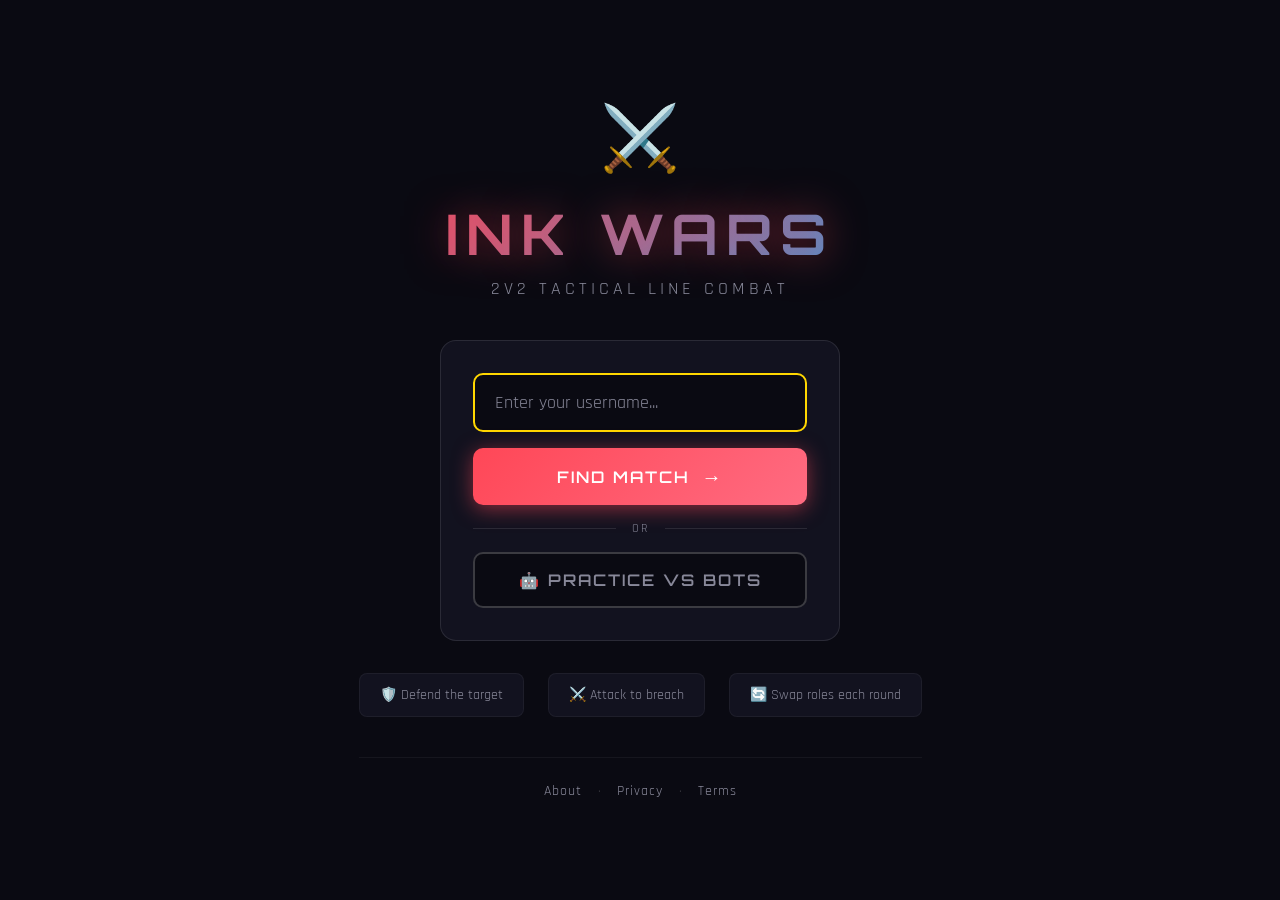
<file: index.html>
<!DOCTYPE html>
<html lang="en">

<head>
    <meta charset="UTF-8">
    <meta name="viewport" content="width=device-width, initial-scale=1.0">
    <title>Ink Wars - 2v2 Tactical Drawing</title>
    <link rel="preconnect" href="https://fonts.googleapis.com">
    <link rel="preconnect" href="https://fonts.gstatic.com" crossorigin>
    <link
        href="https://fonts.googleapis.com/css2?family=Rajdhani:wght@400;500;600;700&family=Orbitron:wght@500;700&display=swap"
        rel="stylesheet">
    <link rel="stylesheet" href="style.css">
    <link rel="icon" href="icon.svg">
</head>

<body>
    <!-- Landing Screen -->
    <div class="screen" id="menuScreen">
        <div class="menu-container">
            <div class="logo-section">
                <div class="logo-icon">⚔️</div>
                <h1 class="game-title">INK WARS</h1>
                <p class="tagline">2v2 Tactical Line Combat</p>
            </div>

            <div class="menu-card">
                <input type="text" id="usernameInput" placeholder="Enter your username..." maxlength="15"
                    autocomplete="off">
                <button class="btn btn-primary" id="findMatchBtn">
                    <span class="btn-text">Find Match</span>
                    <span class="btn-icon">→</span>
                </button>
                <div class="menu-divider">
                    <span>or</span>
                </div>
                <button class="btn btn-secondary" id="practiceBtn">
                    <span class="btn-text">🤖 Practice vs Bots</span>
                </button>
            </div>

            <div class="quick-rules">
                <div class="rule-mini">🛡️ Defend the target</div>
                <div class="rule-mini">⚔️ Attack to breach</div>
                <div class="rule-mini">🔄 Swap roles each round</div>
            </div>
            <nav class="menu-footer-nav">
                <a href="about.html" class="menu-footer-link">About</a>
                <span class="menu-footer-divider">•</span>
                <a href="privacy.html" class="menu-footer-link">Privacy</a>
                <span class="menu-footer-divider">•</span>
                <a href="terms.html" class="menu-footer-link">Terms</a>
            </nav>
        </div>
    </div>

    <!-- Waiting Room / Lobby Screen -->
    <div class="screen hidden" id="lobbyScreen">
        <div class="lobby-container">
            <!-- Left Panel: Players -->
            <div class="lobby-players-panel">
                <div class="lobby-header">
                    <div class="lobby-title">
                        <span class="lobby-icon">⚔️</span>
                        <span>BATTLE LOBBY</span>
                    </div>
                    <div class="lobby-status">
                        <div class="status-pulse"></div>
                        <span id="lobbyStatusText">Waiting for players...</span>
                    </div>
                </div>

                <div class="player-slots">
                    <div class="team-section team-red-section">
                        <div class="team-header-lobby">
                            <span class="team-icon">🔴</span>
                            <span>RED TEAM</span>
                        </div>
                        <div class="player-slot" id="slot-red-0">
                            <div class="slot-avatar empty">?</div>
                            <div class="slot-info">
                                <span class="slot-name">Waiting...</span>
                                <span class="slot-status">Empty slot</span>
                            </div>
                            <div class="slot-ready"></div>
                        </div>
                        <div class="player-slot" id="slot-red-1">
                            <div class="slot-avatar empty">?</div>
                            <div class="slot-info">
                                <span class="slot-name">Waiting...</span>
                                <span class="slot-status">Empty slot</span>
                            </div>
                            <div class="slot-ready"></div>
                        </div>
                    </div>

                    <div class="vs-divider">
                        <span>VS</span>
                    </div>

                    <div class="team-section team-blue-section">
                        <div class="team-header-lobby">
                            <span class="team-icon">🔵</span>
                            <span>BLUE TEAM</span>
                        </div>
                        <div class="player-slot" id="slot-blue-0">
                            <div class="slot-avatar empty">?</div>
                            <div class="slot-info">
                                <span class="slot-name">Waiting...</span>
                                <span class="slot-status">Empty slot</span>
                            </div>
                            <div class="slot-ready"></div>
                        </div>
                        <div class="player-slot" id="slot-blue-1">
                            <div class="slot-avatar empty">?</div>
                            <div class="slot-info">
                                <span class="slot-name">Waiting...</span>
                                <span class="slot-status">Empty slot</span>
                            </div>
                            <div class="slot-ready"></div>
                        </div>
                    </div>
                </div>

                <div class="lobby-footer">
                    <div class="player-count-display">
                        <span class="count-current" id="lobbyPlayerCount">1</span>
                        <span class="count-divider">/</span>
                        <span class="count-total">4</span>
                        <span class="count-label">PLAYERS</span>
                    </div>
                    <button class="btn btn-cancel" id="leaveLobbyBtn">
                        <span>Leave Queue</span>
                    </button>
                </div>
            </div>

            <!-- Right Panel: Instructions -->
            <div class="lobby-instructions-panel">
                <div class="instructions-header">
                    <span class="instructions-icon">📖</span>
                    <span>HOW TO PLAY</span>
                </div>

                <div class="instructions-content">
                    <div class="instruction-section">
                        <div class="section-title">
                            <span class="section-num">01</span>
                            <span>GAME FLOW</span>
                        </div>
                        <div class="section-content">
                            <p>Each match consists of <strong>4 rounds</strong>. Teams alternate between attacking and
                                defending roles every round.</p>
                            <div class="phase-cards">
                                <div class="phase-card defense">
                                    <span class="phase-time">15s</span>
                                    <span class="phase-name">Defense Phase</span>
                                    <span class="phase-desc">Defenders draw walls</span>
                                </div>
                                <div class="phase-arrow">→</div>
                                <div class="phase-card attack">
                                    <span class="phase-time">30s</span>
                                    <span class="phase-name">Attack Phase</span>
                                    <span class="phase-desc">Attackers breach target</span>
                                </div>
                            </div>
                        </div>
                    </div>

                    <div class="instruction-section">
                        <div class="section-title">
                            <span class="section-num">02</span>
                            <span>DEFENDING</span>
                        </div>
                        <div class="section-content">
                            <div class="tip-row">
                                <span class="tip-icon">🛡️</span>
                                <span>Draw ink walls anywhere except the protected zone around the target</span>
                            </div>
                            <div class="tip-row">
                                <span class="tip-icon">●</span>
                                <span><strong>Permanent Ink</strong> — Stays until destroyed</span>
                            </div>
                            <div class="tip-row">
                                <span class="tip-icon">◐</span>
                                <span><strong>Fading Ink</strong> — Costs 50% less, fades after 8 seconds</span>
                            </div>
                        </div>
                    </div>

                    <div class="instruction-section">
                        <div class="section-title">
                            <span class="section-num">03</span>
                            <span>ATTACKING</span>
                        </div>
                        <div class="section-content">
                            <div class="tip-row">
                                <span class="tip-icon">⚔️</span>
                                <span>Draw a continuous line from your spawn zone to the golden target</span>
                            </div>
                            <div class="tip-row">
                                <span class="tip-icon">🎯</span>
                                <span>Reach the target center to score <strong>100 points</strong></span>
                            </div>
                            <div class="tip-row">
                                <span class="tip-icon">📏</span>
                                <span>Partial progress awards points based on distance reached</span>
                            </div>
                        </div>
                    </div>

                    <div class="instruction-section">
                        <div class="section-title">
                            <span class="section-num">04</span>
                            <span>COLLISIONS</span>
                        </div>
                        <div class="section-content">
                            <div class="tip-row highlight-danger">
                                <span class="tip-icon">💥</span>
                                <span>Hitting enemy ink = <strong>2 second stun</strong> + teleport to spawn</span>
                            </div>
                            <div class="tip-row highlight-success">
                                <span class="tip-icon">✨</span>
                                <span>Your collision creates an <strong>explosion</strong> that destroys nearby enemy
                                    walls!</span>
                            </div>
                        </div>
                    </div>

                    <div class="instruction-section">
                        <div class="section-title">
                            <span class="section-num">05</span>
                            <span>INK MANAGEMENT</span>
                        </div>
                        <div class="section-content">
                            <div class="ink-info-visual">
                                <div class="ink-stat">
                                    <span class="ink-stat-icon">📉</span>
                                    <span class="ink-stat-label">Drains while drawing</span>
                                </div>
                                <div class="ink-stat">
                                    <span class="ink-stat-icon">📈</span>
                                    <span class="ink-stat-label">Regenerates when idle</span>
                                </div>
                            </div>
                            <p class="ink-tip">Balance aggressive moves with ink conservation for strategic advantage!
                            </p>
                        </div>
                    </div>
                </div>

                <div class="pro-tips">
                    <div class="pro-tips-header">💡 PRO TIPS</div>
                    <div class="pro-tips-list">
                        <div class="pro-tip">Coordinate with your teammate to create overlapping defense zones</div>
                        <div class="pro-tip">Use fading ink for quick patches during defense</div>
                        <div class="pro-tip">Attackers: sacrifice yourself strategically to blow holes in walls!</div>
                    </div>
                </div>
            </div>
        </div>
    </div>

    <!-- Game Screen -->
    <div class="screen hidden" id="gameScreen">
        <div class="game-container">
            <!-- Top HUD -->
            <div class="game-hud">
                <div class="team-score team-red">
                    <span class="team-label">RED</span>
                    <span class="score" id="redScore">0</span>
                </div>

                <div class="center-hud">
                    <div class="phase-indicator" id="phaseIndicator">WAITING</div>
                    <div class="timer" id="timer">0:00</div>
                    <div class="round-info">Round <span id="roundNum">1</span>/4</div>
                </div>

                <div class="team-score team-blue">
                    <span class="team-label">BLUE</span>
                    <span class="score" id="blueScore">0</span>
                </div>
            </div>

            <!-- Main Canvas Area -->
            <div class="canvas-wrapper">
                <canvas id="gameCanvas"></canvas>

                <!-- Stun Overlay -->
                <div class="stun-overlay hidden" id="stunOverlay">
                    <span>STUNNED</span>
                </div>

                <!-- Role Indicator -->
                <div class="role-badge" id="roleBadge">
                    <span class="role-icon">🛡️</span>
                    <span class="role-text">DEFENDING</span>
                </div>

                <!-- Coin Counter & Shop -->
                <div class="coin-hud hidden" id="coinCounter">
                    <div class="coin-display">
                        <span class="coin-icon">🪙</span>
                        <span class="coin-count" id="coinCount">0</span>
                    </div>
                    <button class="shop-btn" id="shopBtn">
                        <span>⚡ SHOP</span>
                    </button>
                </div>

                <!-- Active Powerups Display -->
                <div class="active-powerups-hud hidden" id="activePowerupsList"></div>
            </div>

            <!-- Bottom HUD -->
            <div class="bottom-hud">
                <div class="player-info">
                    <div class="player-team" id="playerTeam">RED TEAM</div>
                    <div class="player-name" id="playerName">Player</div>
                </div>

                <div class="ink-container">
                    <div class="ink-label">INK</div>
                    <div class="ink-bar">
                        <div class="ink-fill" id="inkFill"></div>
                    </div>
                    <div class="ink-controls">
                        <button class="ink-type-btn active" id="permanentInkBtn" data-type="permanent">
                            <span class="ink-type-icon">●</span>
                            <span>Permanent</span>
                        </button>
                        <button class="ink-type-btn" id="fadingInkBtn" data-type="fading">
                            <span class="ink-type-icon">◐</span>
                            <span>Fading (50% ink)</span>
                        </button>
                    </div>
                </div>

                <div class="teammates">
                    <div class="teammate" id="teammate">
                        <div class="teammate-avatar">?</div>
                        <span class="teammate-name">Waiting...</span>
                    </div>
                </div>
            </div>
        </div>
    </div>

    <!-- Round Transition Overlay -->
    <div class="overlay hidden" id="transitionOverlay">
        <div class="transition-content">
            <div class="transition-title" id="transitionTitle">ROUND 1</div>
            <div class="transition-subtitle" id="transitionSubtitle">You are ATTACKING</div>
            <div class="transition-countdown" id="transitionCountdown">3</div>
        </div>
    </div>

    <!-- Game Over Overlay -->
    <div class="overlay hidden" id="gameOverOverlay">
        <div class="game-over-content">
            <div class="game-over-title" id="gameOverTitle">VICTORY</div>
            <div class="final-scores">
                <div class="final-score red">
                    <span class="team-name">RED</span>
                    <span class="score" id="finalRedScore">0</span>
                </div>
                <div class="vs">VS</div>
                <div class="final-score blue">
                    <span class="team-name">BLUE</span>
                    <span class="score" id="finalBlueScore">0</span>
                </div>
            </div>
            <button class="btn btn-primary" id="playAgainBtn">Play Again</button>
        </div>
    </div>

    <!-- Shop Overlay -->
    <div class="overlay hidden" id="shopOverlay">
        <div class="shop-modal">
            <button class="shop-close-btn" id="closeShopBtn">✕</button>
            <div class="shop-content" id="shopContent">
                <!-- Populated by JavaScript -->
            </div>
        </div>
    </div>

    <script src="bot-mode.js"></script>
    <script src="script.js"></script>
</body>

</html>
</file>
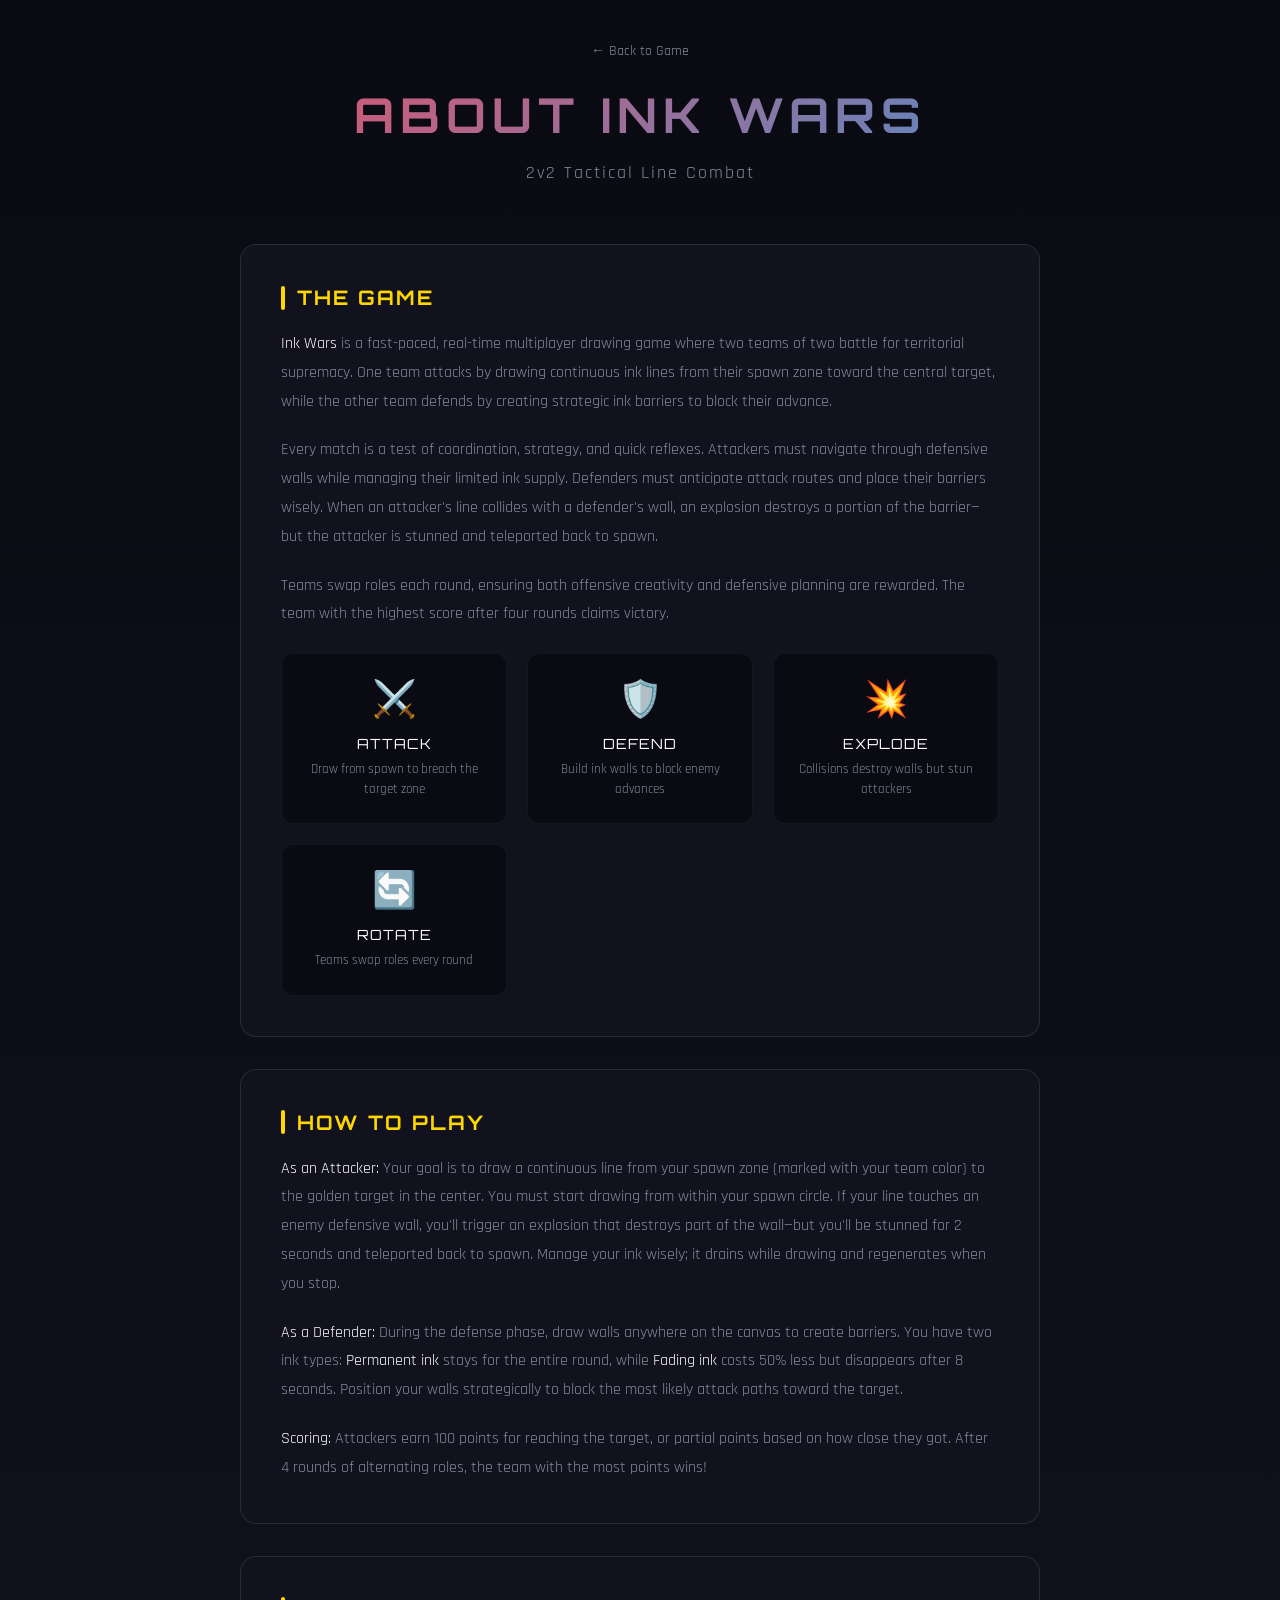
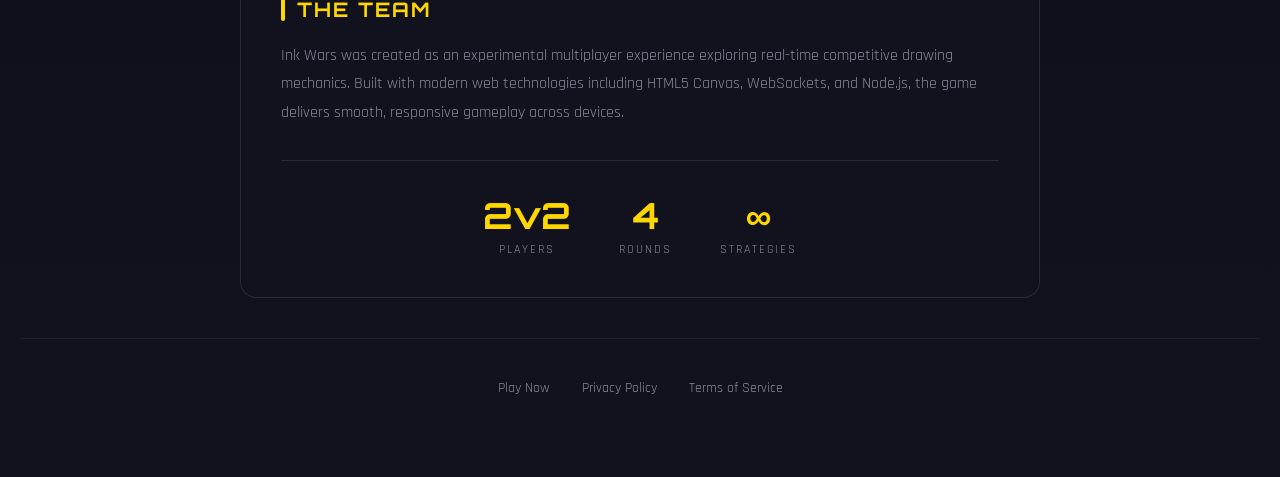
<file: about.html>
<!DOCTYPE html>
<html lang="en">

<head>
    <meta charset="UTF-8">
    <meta name="viewport" content="width=device-width, initial-scale=1.0">
    <title>About - Ink Wars</title>
    <link rel="preconnect" href="https://fonts.googleapis.com">
    <link rel="preconnect" href="https://fonts.gstatic.com" crossorigin>
    <link
        href="https://fonts.googleapis.com/css2?family=Rajdhani:wght@400;500;600;700&family=Orbitron:wght@500;700&display=swap"
        rel="stylesheet">
    <link rel="stylesheet" href="style.css">
    <style>
        body {
            overflow: auto;
        }

        .page-container {
            min-height: 100vh;
            background: linear-gradient(180deg, var(--bg-dark) 0%, var(--bg-medium) 100%);
            padding: 40px 20px;
        }

        .page-header {
            text-align: center;
            margin-bottom: 60px;
        }

        .back-link {
            display: inline-flex;
            align-items: center;
            gap: 8px;
            color: var(--text-secondary);
            text-decoration: none;
            font-size: 14px;
            margin-bottom: 24px;
            transition: color 0.2s;
        }

        .back-link:hover {
            color: var(--accent);
        }

        .page-title {
            font-family: 'Orbitron', sans-serif;
            font-size: 48px;
            font-weight: 700;
            background: linear-gradient(135deg, var(--red-primary), var(--blue-primary));
            -webkit-background-clip: text;
            -webkit-text-fill-color: transparent;
            background-clip: text;
            letter-spacing: 6px;
            margin-bottom: 16px;
        }

        .page-subtitle {
            color: var(--text-secondary);
            font-size: 18px;
            letter-spacing: 2px;
        }

        .content-wrapper {
            max-width: 800px;
            margin: 0 auto;
        }

        .content-section {
            background: var(--bg-medium);
            border: 1px solid rgba(255, 255, 255, 0.1);
            border-radius: 16px;
            padding: 40px;
            margin-bottom: 32px;
        }

        .section-title {
            font-family: 'Orbitron', sans-serif;
            font-size: 20px;
            color: var(--accent);
            margin-bottom: 20px;
            letter-spacing: 2px;
            display: flex;
            align-items: center;
            gap: 12px;
        }

        .section-title::before {
            content: '';
            width: 4px;
            height: 24px;
            background: var(--accent);
            border-radius: 2px;
        }

        .content-text {
            color: var(--text-secondary);
            font-size: 16px;
            line-height: 1.8;
            margin-bottom: 20px;
        }

        .content-text:last-child {
            margin-bottom: 0;
        }

        .feature-grid {
            display: grid;
            grid-template-columns: repeat(auto-fit, minmax(200px, 1fr));
            gap: 20px;
            margin-top: 24px;
        }

        .feature-card {
            background: var(--bg-dark);
            border: 1px solid rgba(255, 255, 255, 0.05);
            border-radius: 12px;
            padding: 24px;
            text-align: center;
            transition: transform 0.2s, border-color 0.2s;
        }

        .feature-card:hover {
            transform: translateY(-4px);
            border-color: rgba(255, 215, 0, 0.3);
        }

        .feature-icon {
            font-size: 36px;
            margin-bottom: 12px;
        }

        .feature-title {
            font-family: 'Orbitron', sans-serif;
            font-size: 14px;
            color: var(--text-primary);
            letter-spacing: 1px;
            margin-bottom: 8px;
        }

        .feature-desc {
            color: var(--text-secondary);
            font-size: 13px;
            line-height: 1.5;
        }

        .team-badge {
            display: inline-flex;
            align-items: center;
            gap: 8px;
            padding: 8px 16px;
            background: rgba(255, 215, 0, 0.1);
            border: 1px solid var(--accent);
            border-radius: 20px;
            color: var(--accent);
            font-family: 'Orbitron', sans-serif;
            font-size: 12px;
            letter-spacing: 2px;
        }

        .highlight {
            color: var(--text-primary);
        }

        .stats-row {
            display: flex;
            justify-content: center;
            gap: 48px;
            margin-top: 32px;
            padding-top: 32px;
            border-top: 1px solid rgba(255, 255, 255, 0.1);
        }

        .stat-item {
            text-align: center;
        }

        .stat-value {
            font-family: 'Orbitron', sans-serif;
            font-size: 36px;
            font-weight: 700;
            color: var(--accent);
        }

        .stat-label {
            color: var(--text-secondary);
            font-size: 12px;
            letter-spacing: 2px;
            text-transform: uppercase;
            margin-top: 4px;
        }

        .footer-nav {
            display: flex;
            justify-content: center;
            gap: 32px;
            padding: 40px 20px;
            border-top: 1px solid rgba(255, 255, 255, 0.05);
            margin-top: 40px;
        }

        .footer-link {
            color: var(--text-secondary);
            text-decoration: none;
            font-size: 14px;
            transition: color 0.2s;
        }

        .footer-link:hover {
            color: var(--accent);
        }
    </style>
</head>

<body>
    <div class="page-container">
        <div class="page-header">
            <a href="index.html" class="back-link">← Back to Game</a>
            <h1 class="page-title">ABOUT INK WARS</h1>
            <p class="page-subtitle">2v2 Tactical Line Combat</p>
        </div>

        <div class="content-wrapper">
            <section class="content-section">
                <h2 class="section-title">THE GAME</h2>
                <p class="content-text">
                    <span class="highlight">Ink Wars</span> is a fast-paced, real-time multiplayer drawing game where
                    two teams of two battle for territorial supremacy. One team attacks by drawing continuous ink lines
                    from their spawn zone toward the central target, while the other team defends by creating strategic
                    ink barriers to block their advance.
                </p>
                <p class="content-text">
                    Every match is a test of coordination, strategy, and quick reflexes. Attackers must navigate through
                    defensive walls while managing their limited ink supply. Defenders must anticipate attack routes and
                    place their barriers wisely. When an attacker's line collides with a defender's wall, an explosion
                    destroys a portion of the barrier—but the attacker is stunned and teleported back to spawn.
                </p>
                <p class="content-text">
                    Teams swap roles each round, ensuring both offensive creativity and defensive planning are rewarded.
                    The team with the highest score after four rounds claims victory.
                </p>

                <div class="feature-grid">
                    <div class="feature-card">
                        <div class="feature-icon">⚔️</div>
                        <div class="feature-title">ATTACK</div>
                        <div class="feature-desc">Draw from spawn to breach the target zone</div>
                    </div>
                    <div class="feature-card">
                        <div class="feature-icon">🛡️</div>
                        <div class="feature-title">DEFEND</div>
                        <div class="feature-desc">Build ink walls to block enemy advances</div>
                    </div>
                    <div class="feature-card">
                        <div class="feature-icon">💥</div>
                        <div class="feature-title">EXPLODE</div>
                        <div class="feature-desc">Collisions destroy walls but stun attackers</div>
                    </div>
                    <div class="feature-card">
                        <div class="feature-icon">🔄</div>
                        <div class="feature-title">ROTATE</div>
                        <div class="feature-desc">Teams swap roles every round</div>
                    </div>
                </div>
            </section>

            <section class="content-section">
                <h2 class="section-title">HOW TO PLAY</h2>
                <p class="content-text">
                    <span class="highlight">As an Attacker:</span> Your goal is to draw a continuous line from your
                    spawn zone (marked with your team color) to the golden target in the center. You must start drawing
                    from within your spawn circle. If your line touches an enemy defensive wall, you'll trigger an
                    explosion that destroys part of the wall—but you'll be stunned for 2 seconds and teleported back to
                    spawn. Manage your ink wisely; it drains while drawing and regenerates when you stop.
                </p>
                <p class="content-text">
                    <span class="highlight">As a Defender:</span> During the defense phase, draw walls anywhere on the
                    canvas to create barriers. You have two ink types: <span class="highlight">Permanent ink</span>
                    stays for the entire round, while <span class="highlight">Fading ink</span> costs 50% less but
                    disappears after 8 seconds. Position your walls strategically to block the most likely attack paths
                    toward the target.
                </p>
                <p class="content-text">
                    <span class="highlight">Scoring:</span> Attackers earn 100 points for reaching the target, or
                    partial points based on how close they got. After 4 rounds of alternating roles, the team with the
                    most points wins!
                </p>
            </section>

            <section class="content-section">
                <h2 class="section-title">THE TEAM</h2>
                <p class="content-text">
                    Ink Wars was created as an experimental multiplayer experience exploring real-time competitive
                    drawing mechanics. Built with modern web technologies including HTML5 Canvas, WebSockets, and
                    Node.js, the game delivers smooth, responsive gameplay across devices.
                </p>
                <div style="text-align: center; margin-top: 24px;">
                </div>

                <div class="stats-row">
                    <div class="stat-item">
                        <div class="stat-value">2v2</div>
                        <div class="stat-label">Players</div>
                    </div>
                    <div class="stat-item">
                        <div class="stat-value">4</div>
                        <div class="stat-label">Rounds</div>
                    </div>
                    <div class="stat-item">
                        <div class="stat-value">∞</div>
                        <div class="stat-label">Strategies</div>
                    </div>
                </div>
            </section>
        </div>

        <nav class="footer-nav">
            <a href="index.html" class="footer-link">Play Now</a>
            <a href="privacy.html" class="footer-link">Privacy Policy</a>
            <a href="terms.html" class="footer-link">Terms of Service</a>
        </nav>
    </div>
</body>

</html>
</file>
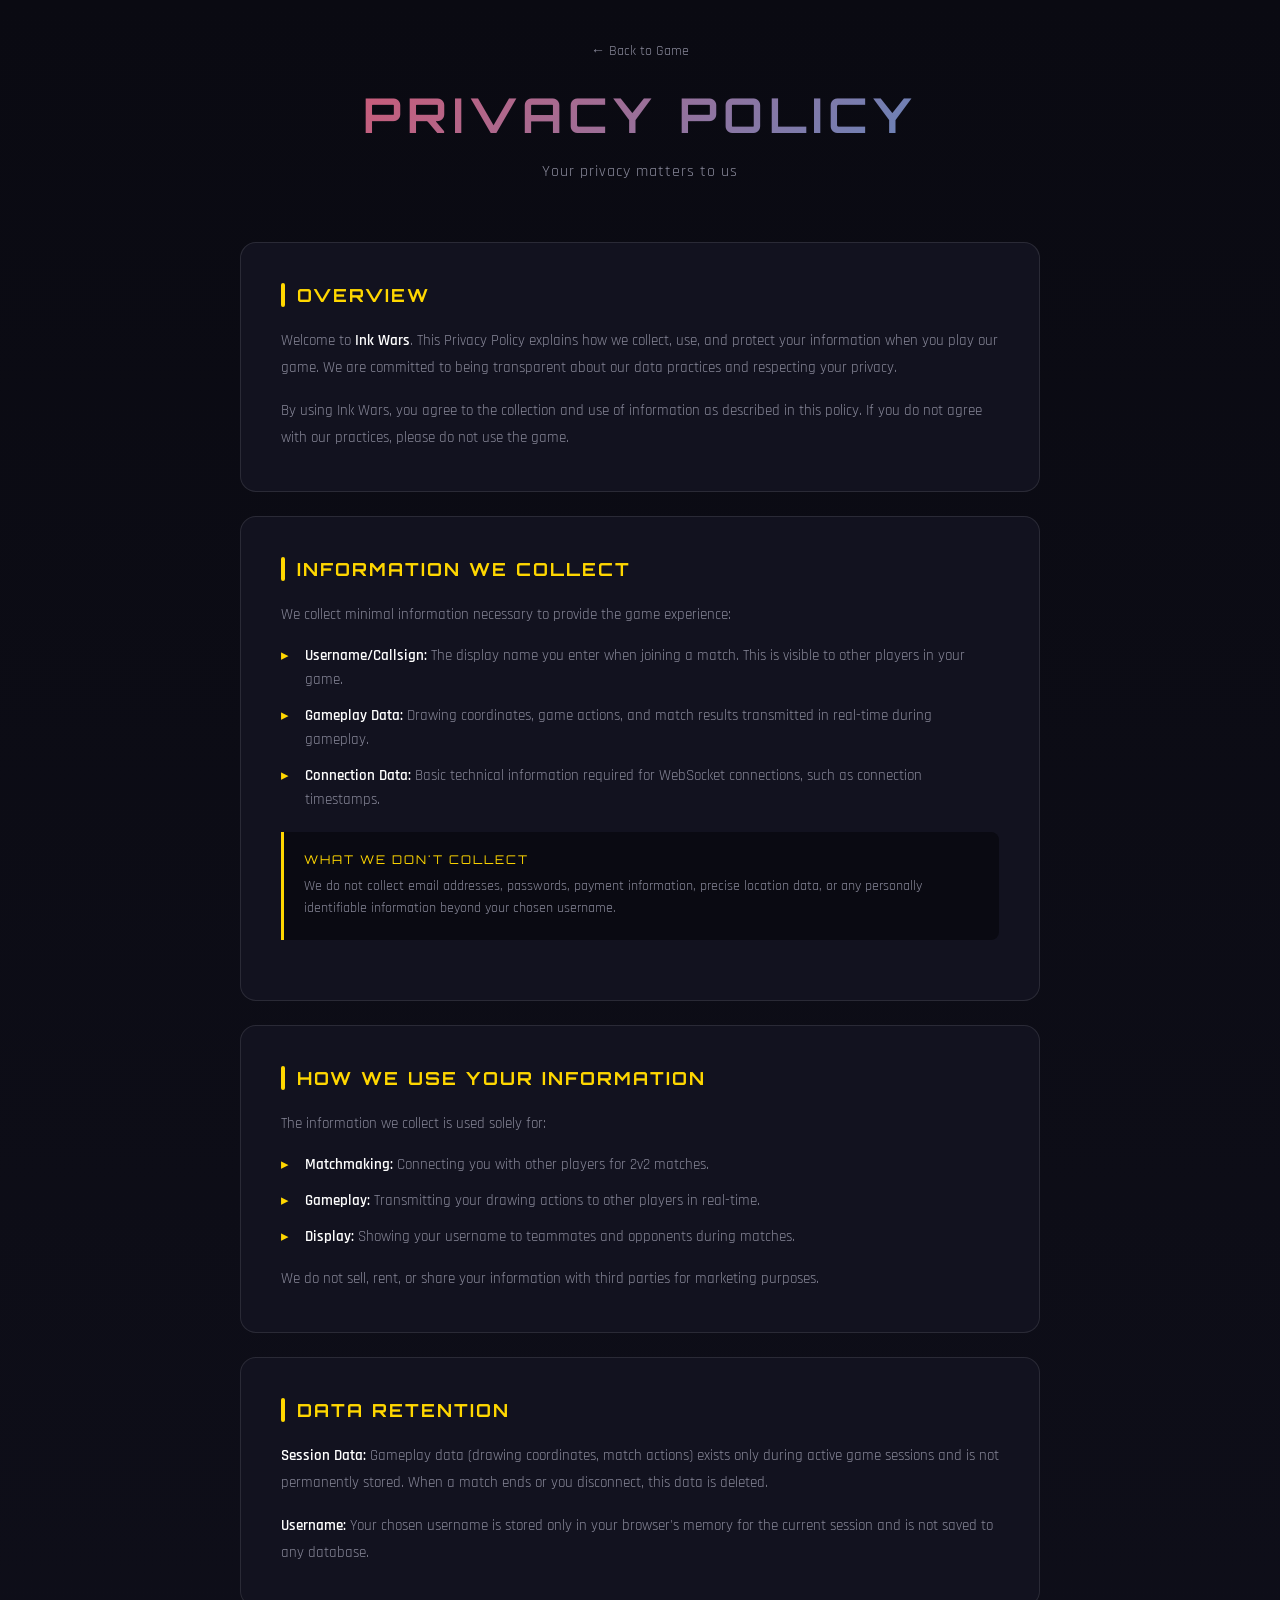
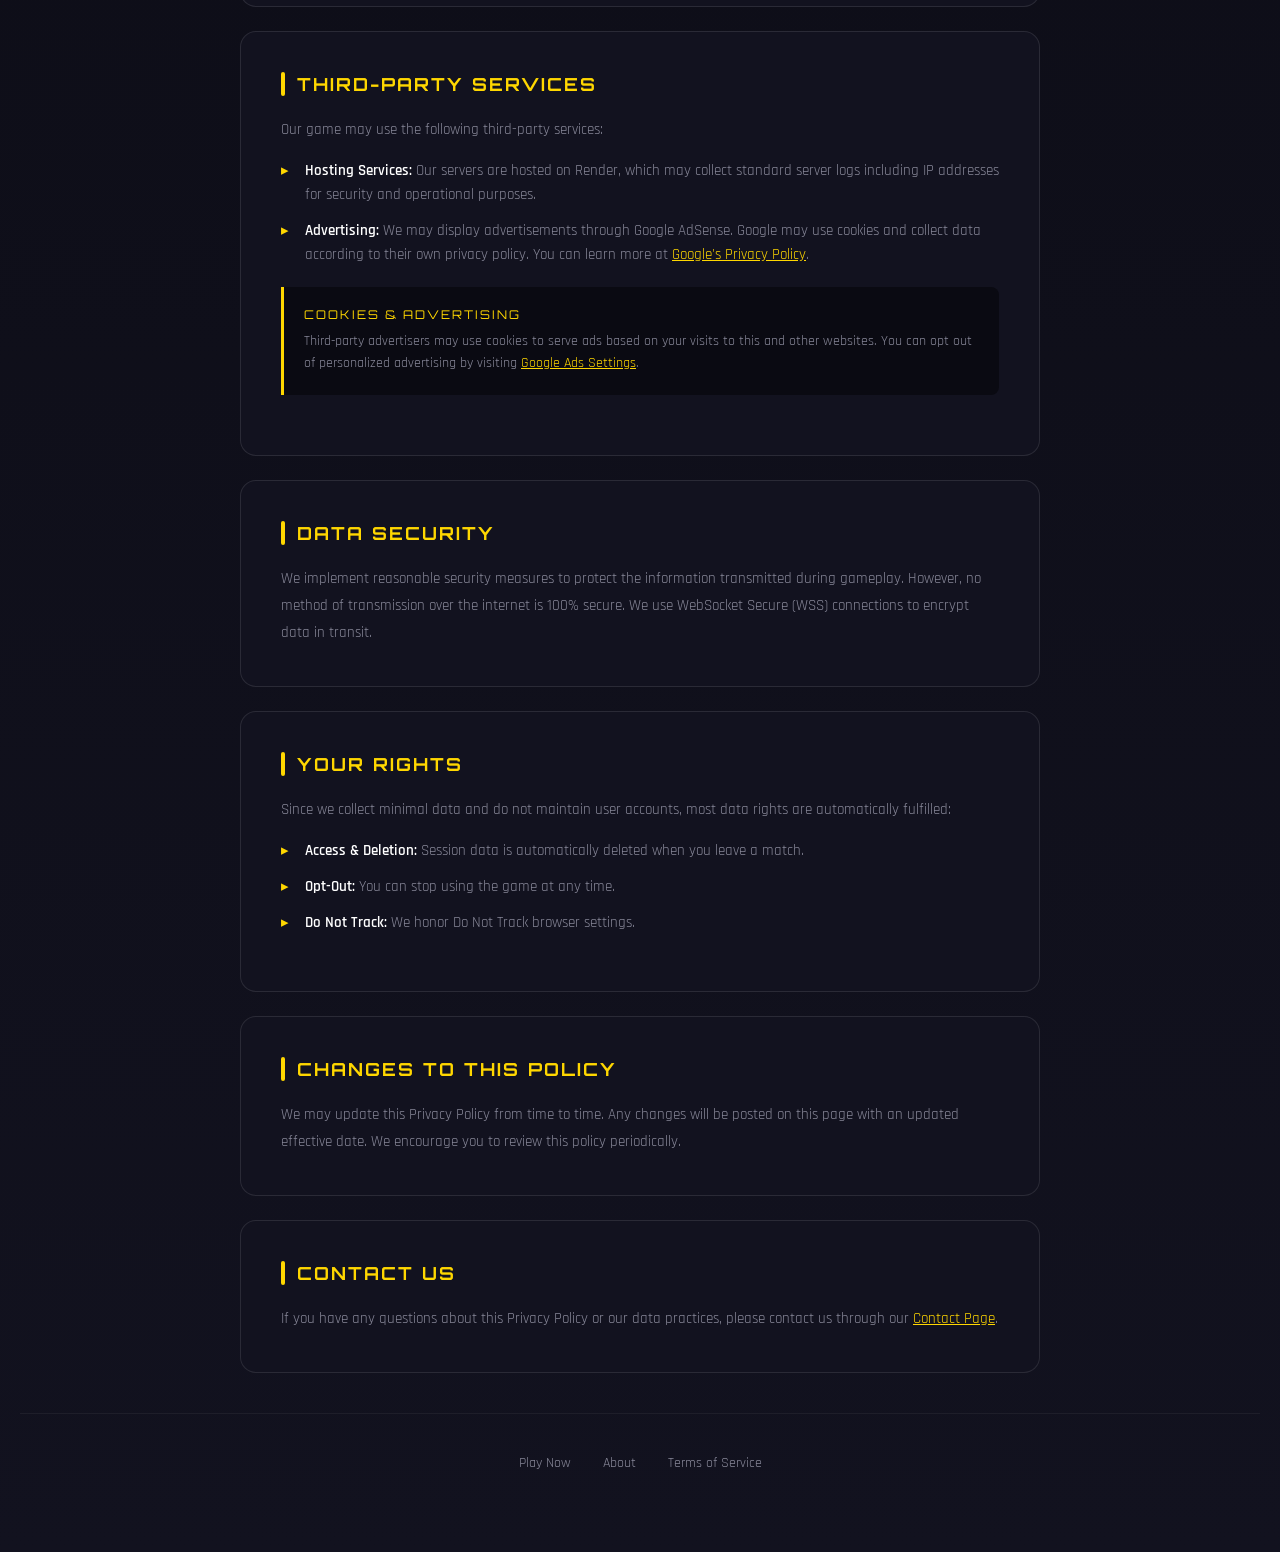
<file: privacy.html>
<!DOCTYPE html>
<html lang="en">

<head>
    <meta charset="UTF-8">
    <meta name="viewport" content="width=device-width, initial-scale=1.0">
    <title>Privacy Policy - Ink Wars</title>
    <link rel="preconnect" href="https://fonts.googleapis.com">
    <link rel="preconnect" href="https://fonts.gstatic.com" crossorigin>
    <link
        href="https://fonts.googleapis.com/css2?family=Rajdhani:wght@400;500;600;700&family=Orbitron:wght@500;700&display=swap"
        rel="stylesheet">
    <link rel="stylesheet" href="style.css">
    <style>
        body {
            overflow: auto;
        }

        .page-container {
            min-height: 100vh;
            background: linear-gradient(180deg, var(--bg-dark) 0%, var(--bg-medium) 100%);
            padding: 40px 20px;
        }

        .page-header {
            text-align: center;
            margin-bottom: 60px;
        }

        .back-link {
            display: inline-flex;
            align-items: center;
            gap: 8px;
            color: var(--text-secondary);
            text-decoration: none;
            font-size: 14px;
            margin-bottom: 24px;
            transition: color 0.2s;
        }

        .back-link:hover {
            color: var(--accent);
        }

        .page-title {
            font-family: 'Orbitron', sans-serif;
            font-size: 48px;
            font-weight: 700;
            background: linear-gradient(135deg, var(--red-primary), var(--blue-primary));
            -webkit-background-clip: text;
            -webkit-text-fill-color: transparent;
            background-clip: text;
            letter-spacing: 6px;
            margin-bottom: 16px;
        }

        .page-subtitle {
            color: var(--text-secondary);
            font-size: 16px;
            letter-spacing: 1px;
        }

        .effective-date {
            display: inline-block;
            padding: 8px 16px;
            background: rgba(255, 215, 0, 0.1);
            border: 1px solid rgba(255, 215, 0, 0.3);
            border-radius: 20px;
            color: var(--accent);
            font-size: 12px;
            letter-spacing: 1px;
            margin-top: 16px;
        }

        .content-wrapper {
            max-width: 800px;
            margin: 0 auto;
        }

        .content-section {
            background: var(--bg-medium);
            border: 1px solid rgba(255, 255, 255, 0.1);
            border-radius: 16px;
            padding: 40px;
            margin-bottom: 24px;
        }

        .section-title {
            font-family: 'Orbitron', sans-serif;
            font-size: 18px;
            color: var(--accent);
            margin-bottom: 20px;
            letter-spacing: 2px;
            display: flex;
            align-items: center;
            gap: 12px;
        }

        .section-title::before {
            content: '';
            width: 4px;
            height: 24px;
            background: var(--accent);
            border-radius: 2px;
        }

        .content-text {
            color: var(--text-secondary);
            font-size: 15px;
            line-height: 1.8;
            margin-bottom: 16px;
        }

        .content-text:last-child {
            margin-bottom: 0;
        }

        .highlight {
            color: var(--text-primary);
            font-weight: 600;
        }

        .data-list {
            list-style: none;
            padding: 0;
            margin: 16px 0;
        }

        .data-list li {
            position: relative;
            padding-left: 24px;
            margin-bottom: 12px;
            color: var(--text-secondary);
            font-size: 15px;
            line-height: 1.6;
        }

        .data-list li::before {
            content: '▸';
            position: absolute;
            left: 0;
            color: var(--accent);
        }

        .info-box {
            background: var(--bg-dark);
            border-left: 3px solid var(--accent);
            padding: 20px;
            margin: 20px 0;
            border-radius: 0 8px 8px 0;
        }

        .info-box-title {
            font-family: 'Orbitron', sans-serif;
            font-size: 12px;
            color: var(--accent);
            letter-spacing: 2px;
            margin-bottom: 8px;
        }

        .info-box-text {
            color: var(--text-secondary);
            font-size: 14px;
            line-height: 1.6;
        }

        .footer-nav {
            display: flex;
            justify-content: center;
            gap: 32px;
            padding: 40px 20px;
            border-top: 1px solid rgba(255, 255, 255, 0.05);
            margin-top: 40px;
        }

        .footer-link {
            color: var(--text-secondary);
            text-decoration: none;
            font-size: 14px;
            transition: color 0.2s;
        }

        .footer-link:hover {
            color: var(--accent);
        }

        @media (max-width: 768px) {
            .page-title {
                font-size: 32px;
            }

            .content-section {
                padding: 24px;
            }
        }
    </style>
</head>

<body>
    <div class="page-container">
        <div class="page-header">
            <a href="index.html" class="back-link">← Back to Game</a>
            <h1 class="page-title">PRIVACY POLICY</h1>
            <p class="page-subtitle">Your privacy matters to us</p>
        </div>

        <div class="content-wrapper">
            <section class="content-section">
                <h2 class="section-title">OVERVIEW</h2>
                <p class="content-text">
                    Welcome to <span class="highlight">Ink Wars</span>. This Privacy Policy explains how we collect,
                    use, and protect your information when you play our game. We are committed to being transparent
                    about our data practices and respecting your privacy.
                </p>
                <p class="content-text">
                    By using Ink Wars, you agree to the collection and use of information as described in this policy.
                    If you do not agree with our practices, please do not use the game.
                </p>
            </section>

            <section class="content-section">
                <h2 class="section-title">INFORMATION WE COLLECT</h2>
                <p class="content-text">
                    We collect minimal information necessary to provide the game experience:
                </p>
                <ul class="data-list">
                    <li><span class="highlight">Username/Callsign:</span> The display name you enter when joining a
                        match. This is visible to other players in your game.</li>
                    <li><span class="highlight">Gameplay Data:</span> Drawing coordinates, game actions, and match
                        results transmitted in real-time during gameplay.</li>
                    <li><span class="highlight">Connection Data:</span> Basic technical information required for
                        WebSocket connections, such as connection timestamps.</li>
                </ul>

                <div class="info-box">
                    <div class="info-box-title">WHAT WE DON'T COLLECT</div>
                    <div class="info-box-text">
                        We do not collect email addresses, passwords, payment information, precise location data, or any
                        personally identifiable information beyond your chosen username.
                    </div>
                </div>
            </section>

            <section class="content-section">
                <h2 class="section-title">HOW WE USE YOUR INFORMATION</h2>
                <p class="content-text">
                    The information we collect is used solely for:
                </p>
                <ul class="data-list">
                    <li><span class="highlight">Matchmaking:</span> Connecting you with other players for 2v2 matches.
                    </li>
                    <li><span class="highlight">Gameplay:</span> Transmitting your drawing actions to other players in
                        real-time.</li>
                    <li><span class="highlight">Display:</span> Showing your username to teammates and opponents during
                        matches.</li>
                </ul>
                <p class="content-text">
                    We do not sell, rent, or share your information with third parties for marketing purposes.
                </p>
            </section>

            <section class="content-section">
                <h2 class="section-title">DATA RETENTION</h2>
                <p class="content-text">
                    <span class="highlight">Session Data:</span> Gameplay data (drawing coordinates, match actions)
                    exists only during active game sessions and is not permanently stored. When a match ends or you
                    disconnect, this data is deleted.
                </p>
                <p class="content-text">
                    <span class="highlight">Username:</span> Your chosen username is stored only in your browser's
                    memory for the current session and is not saved to any database.
                </p>
            </section>

            <section class="content-section">
                <h2 class="section-title">THIRD-PARTY SERVICES</h2>
                <p class="content-text">
                    Our game may use the following third-party services:
                </p>
                <ul class="data-list">
                    <li><span class="highlight">Hosting Services:</span> Our servers are hosted on Render, which may
                        collect standard server logs including IP addresses for security and operational purposes.</li>
                    <li><span class="highlight">Advertising:</span> We may display advertisements through Google
                        AdSense. Google may use cookies and collect data according to their own privacy policy. You can
                        learn more at <a href="https://policies.google.com/privacy"
                            style="color: var(--accent);">Google's Privacy Policy</a>.</li>
                </ul>

                <div class="info-box">
                    <div class="info-box-title">COOKIES & ADVERTISING</div>
                    <div class="info-box-text">
                        Third-party advertisers may use cookies to serve ads based on your visits to this and other
                        websites. You can opt out of personalized advertising by visiting <a
                            href="https://www.google.com/settings/ads" style="color: var(--accent);">Google Ads
                            Settings</a>.
                    </div>
                </div>
            </section>

            <section class="content-section">
                <h2 class="section-title">DATA SECURITY</h2>
                <p class="content-text">
                    We implement reasonable security measures to protect the information transmitted during gameplay.
                    However, no method of transmission over the internet is 100% secure. We use WebSocket Secure (WSS)
                    connections to encrypt data in transit.
                </p>
            </section>

            <section class="content-section">
                <h2 class="section-title">YOUR RIGHTS</h2>
                <p class="content-text">
                    Since we collect minimal data and do not maintain user accounts, most data rights are automatically
                    fulfilled:
                </p>
                <ul class="data-list">
                    <li><span class="highlight">Access & Deletion:</span> Session data is automatically deleted when you
                        leave a match.</li>
                    <li><span class="highlight">Opt-Out:</span> You can stop using the game at any time.</li>
                    <li><span class="highlight">Do Not Track:</span> We honor Do Not Track browser settings.</li>
                </ul>
            </section>

            <section class="content-section">
                <h2 class="section-title">CHANGES TO THIS POLICY</h2>
                <p class="content-text">
                    We may update this Privacy Policy from time to time. Any changes will be posted on this page with an
                    updated effective date. We encourage you to review this policy periodically.
                </p>
            </section>

            <section class="content-section">
                <h2 class="section-title">CONTACT US</h2>
                <p class="content-text">
                    If you have any questions about this Privacy Policy or our data practices, please contact us through
                    our <a href="contact.html" style="color: var(--accent);">Contact Page</a>.
                </p>
            </section>
        </div>

        <nav class="footer-nav">
            <a href="index.html" class="footer-link">Play Now</a>
            <a href="about.html" class="footer-link">About</a>
            <a href="terms.html" class="footer-link">Terms of Service</a>
        </nav>
    </div>
</body>

</html>
</file>
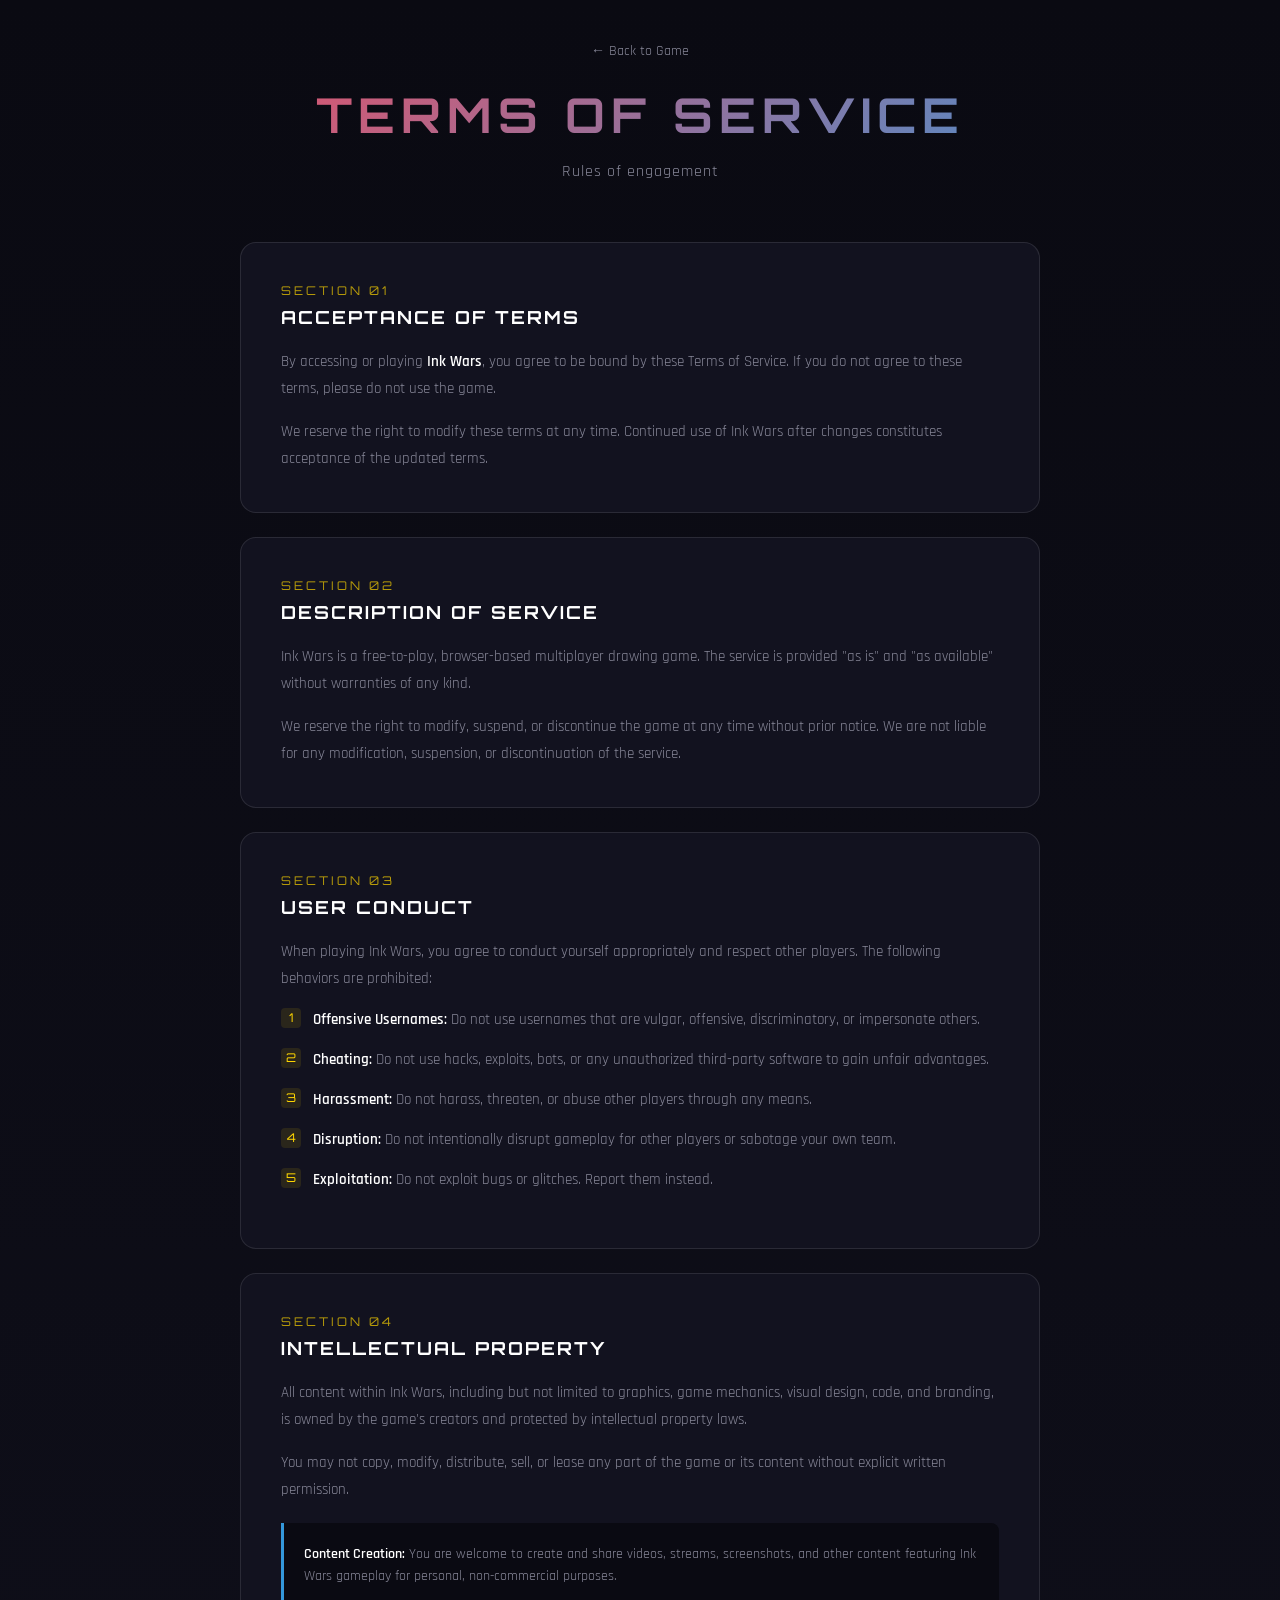
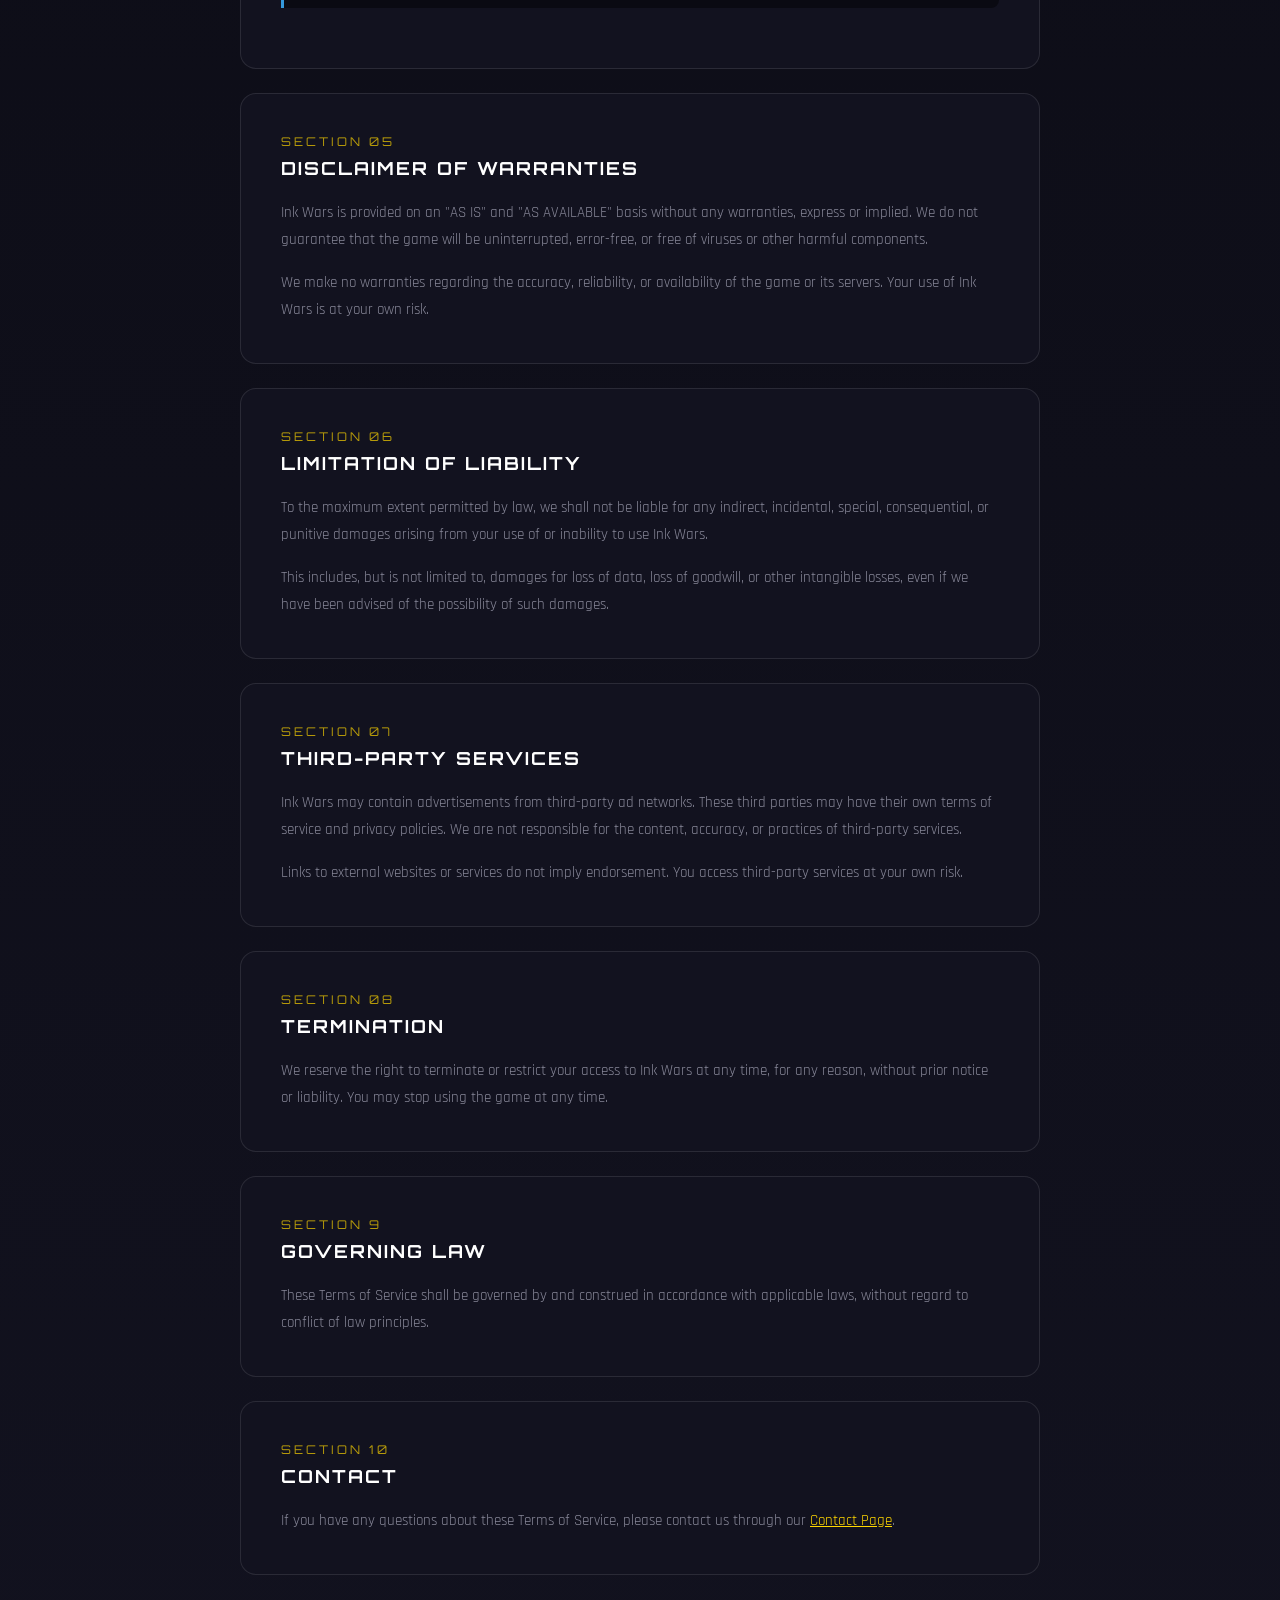
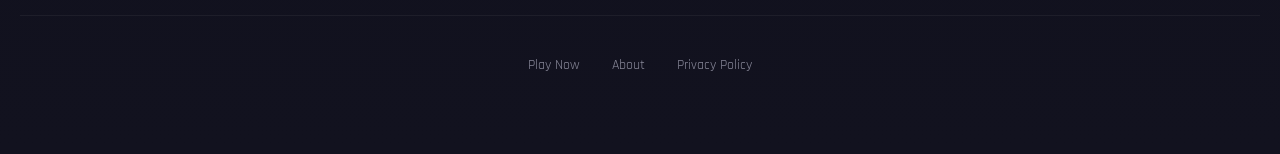
<file: terms.html>
<!DOCTYPE html>
<html lang="en">

<head>
    <meta charset="UTF-8">
    <meta name="viewport" content="width=device-width, initial-scale=1.0">
    <title>Terms of Service - Ink Wars</title>
    <link rel="preconnect" href="https://fonts.googleapis.com">
    <link rel="preconnect" href="https://fonts.gstatic.com" crossorigin>
    <link
        href="https://fonts.googleapis.com/css2?family=Rajdhani:wght@400;500;600;700&family=Orbitron:wght@500;700&display=swap"
        rel="stylesheet">
    <link rel="stylesheet" href="style.css">
    <style>
        body {
            overflow: auto;
        }

        .page-container {
            min-height: 100vh;
            background: linear-gradient(180deg, var(--bg-dark) 0%, var(--bg-medium) 100%);
            padding: 40px 20px;
        }

        .page-header {
            text-align: center;
            margin-bottom: 60px;
        }

        .back-link {
            display: inline-flex;
            align-items: center;
            gap: 8px;
            color: var(--text-secondary);
            text-decoration: none;
            font-size: 14px;
            margin-bottom: 24px;
            transition: color 0.2s;
        }

        .back-link:hover {
            color: var(--accent);
        }

        .page-title {
            font-family: 'Orbitron', sans-serif;
            font-size: 48px;
            font-weight: 700;
            background: linear-gradient(135deg, var(--red-primary), var(--blue-primary));
            -webkit-background-clip: text;
            -webkit-text-fill-color: transparent;
            background-clip: text;
            letter-spacing: 6px;
            margin-bottom: 16px;
        }

        .page-subtitle {
            color: var(--text-secondary);
            font-size: 16px;
            letter-spacing: 1px;
        }

        .effective-date {
            display: inline-block;
            padding: 8px 16px;
            background: rgba(255, 215, 0, 0.1);
            border: 1px solid rgba(255, 215, 0, 0.3);
            border-radius: 20px;
            color: var(--accent);
            font-size: 12px;
            letter-spacing: 1px;
            margin-top: 16px;
        }

        .content-wrapper {
            max-width: 800px;
            margin: 0 auto;
        }

        .content-section {
            background: var(--bg-medium);
            border: 1px solid rgba(255, 255, 255, 0.1);
            border-radius: 16px;
            padding: 40px;
            margin-bottom: 24px;
        }

        .section-number {
            font-family: 'Orbitron', sans-serif;
            font-size: 12px;
            color: var(--accent);
            letter-spacing: 3px;
            margin-bottom: 8px;
            opacity: 0.7;
        }

        .section-title {
            font-family: 'Orbitron', sans-serif;
            font-size: 18px;
            color: var(--text-primary);
            margin-bottom: 20px;
            letter-spacing: 2px;
        }

        .content-text {
            color: var(--text-secondary);
            font-size: 15px;
            line-height: 1.8;
            margin-bottom: 16px;
        }

        .content-text:last-child {
            margin-bottom: 0;
        }

        .highlight {
            color: var(--text-primary);
            font-weight: 600;
        }

        .rules-list {
            list-style: none;
            padding: 0;
            margin: 16px 0;
        }

        .rules-list li {
            position: relative;
            padding-left: 32px;
            margin-bottom: 16px;
            color: var(--text-secondary);
            font-size: 15px;
            line-height: 1.6;
        }

        .rules-list li::before {
            content: attr(data-num);
            position: absolute;
            left: 0;
            top: 0;
            font-family: 'Orbitron', sans-serif;
            font-size: 12px;
            color: var(--accent);
            background: rgba(255, 215, 0, 0.1);
            width: 20px;
            height: 20px;
            border-radius: 4px;
            display: flex;
            align-items: center;
            justify-content: center;
        }

        .warning-box {
            background: rgba(255, 71, 87, 0.1);
            border: 1px solid rgba(255, 71, 87, 0.3);
            border-radius: 12px;
            padding: 20px;
            margin: 20px 0;
        }

        .warning-title {
            font-family: 'Orbitron', sans-serif;
            font-size: 12px;
            color: var(--red-primary);
            letter-spacing: 2px;
            margin-bottom: 8px;
            display: flex;
            align-items: center;
            gap: 8px;
        }

        .warning-text {
            color: var(--text-secondary);
            font-size: 14px;
            line-height: 1.6;
        }

        .info-box {
            background: var(--bg-dark);
            border-left: 3px solid var(--blue-primary);
            padding: 20px;
            margin: 20px 0;
            border-radius: 0 8px 8px 0;
        }

        .info-text {
            color: var(--text-secondary);
            font-size: 14px;
            line-height: 1.6;
        }

        .footer-nav {
            display: flex;
            justify-content: center;
            gap: 32px;
            padding: 40px 20px;
            border-top: 1px solid rgba(255, 255, 255, 0.05);
            margin-top: 40px;
        }

        .footer-link {
            color: var(--text-secondary);
            text-decoration: none;
            font-size: 14px;
            transition: color 0.2s;
        }

        .footer-link:hover {
            color: var(--accent);
        }

        @media (max-width: 768px) {
            .page-title {
                font-size: 32px;
            }

            .content-section {
                padding: 24px;
            }
        }
    </style>
</head>

<body>
    <div class="page-container">
        <div class="page-header">
            <a href="index.html" class="back-link">← Back to Game</a>
            <h1 class="page-title">TERMS OF SERVICE</h1>
            <p class="page-subtitle">Rules of engagement</p>
        </div>

        <div class="content-wrapper">
            <section class="content-section">
                <div class="section-number">SECTION 01</div>
                <h2 class="section-title">ACCEPTANCE OF TERMS</h2>
                <p class="content-text">
                    By accessing or playing <span class="highlight">Ink Wars</span>, you agree to be bound by these
                    Terms of Service. If you do not agree to these terms, please do not use the game.
                </p>
                <p class="content-text">
                    We reserve the right to modify these terms at any time. Continued use of Ink Wars after changes
                    constitutes acceptance of the updated terms.
                </p>
            </section>

            <section class="content-section">
                <div class="section-number">SECTION 02</div>
                <h2 class="section-title">DESCRIPTION OF SERVICE</h2>
                <p class="content-text">
                    Ink Wars is a free-to-play, browser-based multiplayer drawing game. The service is provided "as is"
                    and "as available" without warranties of any kind.
                </p>
                <p class="content-text">
                    We reserve the right to modify, suspend, or discontinue the game at any time without prior notice.
                    We are not liable for any modification, suspension, or discontinuation of the service.
                </p>
            </section>

            <section class="content-section">
                <div class="section-number">SECTION 03</div>
                <h2 class="section-title">USER CONDUCT</h2>
                <p class="content-text">
                    When playing Ink Wars, you agree to conduct yourself appropriately and respect other players. The
                    following behaviors are prohibited:
                </p>
                <ul class="rules-list">
                    <li data-num="1"><span class="highlight">Offensive Usernames:</span> Do not use usernames that are
                        vulgar, offensive, discriminatory, or impersonate others.</li>
                    <li data-num="2"><span class="highlight">Cheating:</span> Do not use hacks, exploits, bots, or any
                        unauthorized third-party software to gain unfair advantages.</li>
                    <li data-num="3"><span class="highlight">Harassment:</span> Do not harass, threaten, or abuse other
                        players through any means.</li>
                    <li data-num="4"><span class="highlight">Disruption:</span> Do not intentionally disrupt gameplay
                        for other players or sabotage your own team.</li>
                    <li data-num="5"><span class="highlight">Exploitation:</span> Do not exploit bugs or glitches.
                        Report them instead.</li>
                </ul>

            </section>

            <section class="content-section">
                <div class="section-number">SECTION 04</div>
                <h2 class="section-title">INTELLECTUAL PROPERTY</h2>
                <p class="content-text">
                    All content within Ink Wars, including but not limited to graphics, game mechanics, visual design,
                    code, and branding, is owned by the game's creators and protected by intellectual property laws.
                </p>
                <p class="content-text">
                    You may not copy, modify, distribute, sell, or lease any part of the game or its content without
                    explicit written permission.
                </p>
                <div class="info-box">
                    <div class="info-text">
                        <span class="highlight">Content Creation:</span> You are welcome to create and share videos,
                        streams, screenshots, and other content featuring Ink Wars gameplay for personal, non-commercial
                        purposes.
                    </div>
                </div>
            </section>

            <section class="content-section">
                <div class="section-number">SECTION 05</div>
                <h2 class="section-title">DISCLAIMER OF WARRANTIES</h2>
                <p class="content-text">
                    Ink Wars is provided on an "AS IS" and "AS AVAILABLE" basis without any warranties, express or
                    implied. We do not guarantee that the game will be uninterrupted, error-free, or free of viruses or
                    other harmful components.
                </p>
                <p class="content-text">
                    We make no warranties regarding the accuracy, reliability, or availability of the game or its
                    servers. Your use of Ink Wars is at your own risk.
                </p>
            </section>

            <section class="content-section">
                <div class="section-number">SECTION 06</div>
                <h2 class="section-title">LIMITATION OF LIABILITY</h2>
                <p class="content-text">
                    To the maximum extent permitted by law, we shall not be liable for any indirect, incidental,
                    special, consequential, or punitive damages arising from your use of or inability to use Ink Wars.
                </p>
                <p class="content-text">
                    This includes, but is not limited to, damages for loss of data, loss of goodwill, or other
                    intangible losses, even if we have been advised of the possibility of such damages.
                </p>
            </section>

            <section class="content-section">
                <div class="section-number">SECTION 07</div>
                <h2 class="section-title">THIRD-PARTY SERVICES</h2>
                <p class="content-text">
                    Ink Wars may contain advertisements from third-party ad networks. These third parties may have their
                    own terms of service and privacy policies. We are not responsible for the content, accuracy, or
                    practices of third-party services.
                </p>
                <p class="content-text">
                    Links to external websites or services do not imply endorsement. You access third-party services at
                    your own risk.
                </p>
            </section>

            <section class="content-section">
                <div class="section-number">SECTION 08</div>
                <h2 class="section-title">TERMINATION</h2>
                <p class="content-text">
                    We reserve the right to terminate or restrict your access to Ink Wars at any time, for any reason,
                    without prior notice or liability. You may stop using the game at any time.
                </p>
            </section>

            <section class="content-section">
                <div class="section-number">SECTION 9</div>
                <h2 class="section-title">GOVERNING LAW</h2>
                <p class="content-text">
                    These Terms of Service shall be governed by and construed in accordance with applicable laws,
                    without regard to conflict of law principles.
                </p>
            </section>

            <section class="content-section">
                <div class="section-number">SECTION 10</div>
                <h2 class="section-title">CONTACT</h2>
                <p class="content-text">
                    If you have any questions about these Terms of Service, please contact us through our <a
                        href="contact.html" style="color: var(--accent);">Contact Page</a>.
                </p>
            </section>
        </div>

        <nav class="footer-nav">
            <a href="index.html" class="footer-link">Play Now</a>
            <a href="about.html" class="footer-link">About</a>
            <a href="privacy.html" class="footer-link">Privacy Policy</a>
        </nav>
    </div>
</body>

</html>
</file>
<file: style.css>
* {
    margin: 0;
    padding: 0;
    box-sizing: border-box;
}

:root {
    --red-primary: #ff4757;
    --red-dark: #c0392b;
    --red-glow: rgba(255, 71, 87, 0.5);
    --blue-primary: #3498db;
    --blue-dark: #2472a4;
    --blue-glow: rgba(52, 152, 219, 0.5);
    --bg-dark: #0a0a12;
    --bg-medium: #12121f;
    --bg-light: #1a1a2e;
    --text-primary: #ffffff;
    --text-secondary: #888899;
    --accent: #ffd700;
}

body {
    font-family: 'Rajdhani', sans-serif;
    background: var(--bg-dark);
    color: var(--text-primary);
    min-height: 100vh;
    overflow: hidden;
}

/* Screens */
.screen {
    position: fixed;
    inset: 0;
    display: flex;
    align-items: center;
    justify-content: center;
}

.screen.hidden {
    display: none;
}

/* Menu Screen */
.menu-container {
    text-align: center;
    padding: 40px;
}

.logo-section {
    margin-bottom: 40px;
}

.logo-icon {
    font-size: 64px;
    margin-bottom: 16px;
    animation: pulse 2s ease-in-out infinite;
}

@keyframes pulse {

    0%,
    100% {
        transform: scale(1);
    }

    50% {
        transform: scale(1.1);
    }
}

.game-title {
    font-family: 'Orbitron', sans-serif;
    font-size: 56px;
    font-weight: 700;
    background: linear-gradient(135deg, var(--red-primary), var(--blue-primary));
    -webkit-background-clip: text;
    -webkit-text-fill-color: transparent;
    background-clip: text;
    letter-spacing: 8px;
    text-shadow: 0 0 40px var(--red-glow);
}

.tagline {
    color: var(--text-secondary);
    font-size: 18px;
    letter-spacing: 4px;
    text-transform: uppercase;
    margin-top: 8px;
}

.menu-card {
    background: var(--bg-medium);
    border: 1px solid rgba(255, 255, 255, 0.1);
    border-radius: 16px;
    padding: 32px;
    margin-bottom: 32px;
    max-width: 400px;
    margin-inline: auto;
}

.menu-card input {
    width: 100%;
    padding: 16px 20px;
    background: var(--bg-dark);
    border: 2px solid rgba(255, 255, 255, 0.1);
    border-radius: 10px;
    color: var(--text-primary);
    font-family: inherit;
    font-size: 18px;
    outline: none;
    transition: border-color 0.2s;
    margin-bottom: 16px;
}

.menu-card input:focus {
    border-color: var(--accent);
}

.menu-card input::placeholder {
    color: var(--text-secondary);
}

.btn {
    display: inline-flex;
    align-items: center;
    justify-content: center;
    gap: 12px;
    padding: 16px 32px;
    border: none;
    border-radius: 10px;
    font-family: 'Orbitron', sans-serif;
    font-size: 16px;
    font-weight: 600;
    cursor: pointer;
    transition: all 0.2s;
    text-transform: uppercase;
    letter-spacing: 2px;
}

.btn-primary {
    width: 100%;
    background: linear-gradient(135deg, var(--red-primary), #ff6b81);
    color: white;
    box-shadow: 0 4px 20px var(--red-glow);
}

.btn-primary:hover {
    transform: translateY(-2px);
    box-shadow: 0 6px 30px var(--red-glow);
}

.btn-icon {
    font-size: 20px;
    transition: transform 0.2s;
}

.btn:hover .btn-icon {
    transform: translateX(4px);
}

/* Quick Rules on Menu */
.quick-rules {
    display: flex;
    gap: 24px;
    justify-content: center;
    flex-wrap: wrap;
}

.rule-mini {
    padding: 12px 20px;
    background: var(--bg-medium);
    border-radius: 8px;
    font-size: 14px;
    color: var(--text-secondary);
    border: 1px solid rgba(255, 255, 255, 0.05);
}

/* Menu Footer Navigation */
.menu-footer-nav {
    display: flex;
    justify-content: center;
    align-items: center;
    gap: 16px;
    margin-top: 40px;
    padding-top: 24px;
    border-top: 1px solid rgba(255, 255, 255, 0.05);
}

.menu-footer-link {
    color: var(--text-secondary);
    text-decoration: none;
    font-size: 14px;
    letter-spacing: 1px;
    transition: color 0.2s;
}

.menu-footer-link:hover {
    color: var(--accent);
}

.menu-footer-divider {
    color: rgba(255, 255, 255, 0.2);
    font-size: 10px;
}

/* Queue Status (legacy, keeping for compatibility) */
.queue-status {
    display: flex;
    align-items: center;
    justify-content: center;
    gap: 16px;
    padding: 20px;
    background: var(--bg-medium);
    border-radius: 12px;
    margin-bottom: 32px;
    max-width: 400px;
    margin-inline: auto;
}

.queue-status.hidden {
    display: none;
}

.spinner {
    width: 24px;
    height: 24px;
    border: 3px solid var(--bg-light);
    border-top-color: var(--accent);
    border-radius: 50%;
    animation: spin 1s linear infinite;
}

@keyframes spin {
    to {
        transform: rotate(360deg);
    }
}

#queueCount {
    font-family: 'Orbitron', sans-serif;
    color: var(--accent);
    font-weight: 600;
}

/* ============================================
   LOBBY SCREEN STYLES
   ============================================ */

.lobby-container {
    display: flex;
    gap: 24px;
    width: 95vw;
    max-width: 1400px;
    height: 90vh;
    max-height: 800px;
}

/* Left Panel - Players */
.lobby-players-panel {
    flex: 0 0 400px;
    background: var(--bg-medium);
    border-radius: 20px;
    border: 1px solid rgba(255, 255, 255, 0.08);
    display: flex;
    flex-direction: column;
    overflow: hidden;
}

.lobby-header {
    padding: 24px;
    background: linear-gradient(180deg, rgba(255, 255, 255, 0.03) 0%, transparent 100%);
    border-bottom: 1px solid rgba(255, 255, 255, 0.05);
}

.lobby-title {
    display: flex;
    align-items: center;
    gap: 12px;
    font-family: 'Orbitron', sans-serif;
    font-size: 24px;
    font-weight: 700;
    letter-spacing: 3px;
    margin-bottom: 12px;
}

.lobby-icon {
    font-size: 28px;
    animation: pulse 2s ease-in-out infinite;
}

.lobby-status {
    display: flex;
    align-items: center;
    gap: 10px;
    font-size: 14px;
    color: var(--text-secondary);
}

.status-pulse {
    width: 10px;
    height: 10px;
    background: var(--accent);
    border-radius: 50%;
    animation: statusPulse 1.5s ease-in-out infinite;
}

@keyframes statusPulse {

    0%,
    100% {
        opacity: 1;
        box-shadow: 0 0 0 0 rgba(255, 215, 0, 0.5);
    }

    50% {
        opacity: 0.7;
        box-shadow: 0 0 0 8px rgba(255, 215, 0, 0);
    }
}

/* Player Slots */
.player-slots {
    flex: 1;
    padding: 20px;
    display: flex;
    flex-direction: column;
    gap: 16px;
    overflow-y: auto;
}

.team-section {
    background: rgba(0, 0, 0, 0.2);
    border-radius: 12px;
    padding: 16px;
}

.team-red-section {
    border-left: 3px solid var(--red-primary);
}

.team-blue-section {
    border-left: 3px solid var(--blue-primary);
}

.team-header-lobby {
    display: flex;
    align-items: center;
    gap: 8px;
    font-family: 'Orbitron', sans-serif;
    font-size: 12px;
    font-weight: 600;
    letter-spacing: 2px;
    margin-bottom: 12px;
    padding-bottom: 8px;
    border-bottom: 1px solid rgba(255, 255, 255, 0.05);
}

.team-red-section .team-header-lobby {
    color: var(--red-primary);
}

.team-blue-section .team-header-lobby {
    color: var(--blue-primary);
}

.team-icon {
    font-size: 14px;
}

.player-slot {
    display: flex;
    align-items: center;
    gap: 14px;
    padding: 12px;
    background: rgba(255, 255, 255, 0.02);
    border-radius: 10px;
    margin-bottom: 8px;
    transition: all 0.3s ease;
    border: 1px solid transparent;
}

.player-slot:last-child {
    margin-bottom: 0;
}

.player-slot.filled {
    background: rgba(255, 255, 255, 0.05);
    border-color: rgba(255, 255, 255, 0.1);
}

.player-slot.you {
    background: rgba(255, 215, 0, 0.08);
    border-color: var(--accent);
}

.slot-avatar {
    width: 44px;
    height: 44px;
    border-radius: 50%;
    display: flex;
    align-items: center;
    justify-content: center;
    font-family: 'Orbitron', sans-serif;
    font-weight: 700;
    font-size: 18px;
    background: var(--bg-dark);
    border: 2px solid rgba(255, 255, 255, 0.1);
    transition: all 0.3s ease;
}

.slot-avatar.empty {
    opacity: 0.4;
    color: var(--text-secondary);
}

.team-red-section .player-slot.filled .slot-avatar {
    background: linear-gradient(135deg, var(--red-primary), var(--red-dark));
    border-color: var(--red-primary);
}

.team-blue-section .player-slot.filled .slot-avatar {
    background: linear-gradient(135deg, var(--blue-primary), var(--blue-dark));
    border-color: var(--blue-primary);
}

.slot-info {
    flex: 1;
    display: flex;
    flex-direction: column;
    gap: 2px;
}

.slot-name {
    font-size: 16px;
    font-weight: 600;
    color: var(--text-primary);
}

.player-slot:not(.filled) .slot-name {
    color: var(--text-secondary);
    opacity: 0.5;
}

.slot-status {
    font-size: 12px;
    color: var(--text-secondary);
}

.player-slot.you .slot-status {
    color: var(--accent);
}

.slot-ready {
    width: 12px;
    height: 12px;
    border-radius: 50%;
    background: var(--bg-dark);
    border: 2px solid rgba(255, 255, 255, 0.1);
}

.player-slot.filled .slot-ready {
    background: #2ecc71;
    border-color: #27ae60;
    box-shadow: 0 0 10px rgba(46, 204, 113, 0.5);
}

/* VS Divider */
.vs-divider {
    display: flex;
    align-items: center;
    justify-content: center;
    padding: 12px 0;
}

.vs-divider span {
    font-family: 'Orbitron', sans-serif;
    font-size: 20px;
    font-weight: 700;
    color: var(--text-secondary);
    padding: 8px 24px;
    background: var(--bg-dark);
    border-radius: 20px;
    letter-spacing: 4px;
}

/* Lobby Footer */
.lobby-footer {
    padding: 20px 24px;
    background: rgba(0, 0, 0, 0.3);
    border-top: 1px solid rgba(255, 255, 255, 0.05);
    display: flex;
    align-items: center;
    justify-content: space-between;
}

.player-count-display {
    display: flex;
    align-items: baseline;
    gap: 4px;
}

.count-current {
    font-family: 'Orbitron', sans-serif;
    font-size: 36px;
    font-weight: 700;
    color: var(--accent);
}

.count-divider {
    font-family: 'Orbitron', sans-serif;
    font-size: 24px;
    color: var(--text-secondary);
}

.count-total {
    font-family: 'Orbitron', sans-serif;
    font-size: 24px;
    color: var(--text-secondary);
}

.count-label {
    font-size: 12px;
    letter-spacing: 2px;
    color: var(--text-secondary);
    margin-left: 8px;
}

.btn-cancel {
    padding: 12px 24px;
    background: transparent;
    border: 2px solid rgba(255, 255, 255, 0.2);
    color: var(--text-secondary);
    font-size: 12px;
}

.btn-cancel:hover {
    border-color: var(--red-primary);
    color: var(--red-primary);
    background: rgba(255, 71, 87, 0.1);
}

/* Right Panel - Instructions */
.lobby-instructions-panel {
    flex: 1;
    background: var(--bg-medium);
    border-radius: 20px;
    border: 1px solid rgba(255, 255, 255, 0.08);
    display: flex;
    flex-direction: column;
    overflow: hidden;
}

.instructions-header {
    display: flex;
    align-items: center;
    gap: 12px;
    padding: 24px;
    font-family: 'Orbitron', sans-serif;
    font-size: 18px;
    font-weight: 600;
    letter-spacing: 3px;
    color: var(--accent);
    background: linear-gradient(180deg, rgba(255, 215, 0, 0.05) 0%, transparent 100%);
    border-bottom: 1px solid rgba(255, 215, 0, 0.1);
}

.instructions-icon {
    font-size: 24px;
}

.instructions-content {
    flex: 1;
    padding: 20px 24px;
    overflow-y: auto;
}

.instruction-section {
    margin-bottom: 24px;
}

.instruction-section:last-child {
    margin-bottom: 0;
}

.section-title {
    display: flex;
    align-items: center;
    gap: 12px;
    margin-bottom: 12px;
}

.section-num {
    font-family: 'Orbitron', sans-serif;
    font-size: 14px;
    font-weight: 700;
    color: var(--accent);
    opacity: 0.7;
}

.section-title span:last-child {
    font-family: 'Orbitron', sans-serif;
    font-size: 13px;
    font-weight: 600;
    letter-spacing: 2px;
    color: var(--text-primary);
}

.section-content {
    padding-left: 36px;
}

.section-content p {
    font-size: 14px;
    line-height: 1.6;
    color: var(--text-secondary);
    margin-bottom: 12px;
}

.section-content strong {
    color: var(--text-primary);
}

/* Phase Cards */
.phase-cards {
    display: flex;
    align-items: center;
    gap: 12px;
    margin-top: 12px;
}

.phase-card {
    flex: 1;
    padding: 14px;
    border-radius: 10px;
    display: flex;
    flex-direction: column;
    gap: 4px;
    text-align: center;
}

.phase-card.defense {
    background: rgba(52, 152, 219, 0.1);
    border: 1px solid rgba(52, 152, 219, 0.3);
}

.phase-card.attack {
    background: rgba(255, 71, 87, 0.1);
    border: 1px solid rgba(255, 71, 87, 0.3);
}

.phase-time {
    font-family: 'Orbitron', sans-serif;
    font-size: 20px;
    font-weight: 700;
}

.phase-card.defense .phase-time {
    color: var(--blue-primary);
}

.phase-card.attack .phase-time {
    color: var(--red-primary);
}

.phase-name {
    font-size: 12px;
    font-weight: 600;
    letter-spacing: 1px;
    color: var(--text-primary);
}

.phase-desc {
    font-size: 11px;
    color: var(--text-secondary);
}

.phase-arrow {
    font-size: 20px;
    color: var(--text-secondary);
}

/* Tip Rows */
.tip-row {
    display: flex;
    align-items: flex-start;
    gap: 12px;
    padding: 10px 14px;
    background: rgba(255, 255, 255, 0.02);
    border-radius: 8px;
    margin-bottom: 8px;
    font-size: 13px;
    line-height: 1.5;
    color: var(--text-secondary);
}

.tip-row:last-child {
    margin-bottom: 0;
}

.tip-icon {
    flex-shrink: 0;
    font-size: 16px;
}

.tip-row.highlight-danger {
    background: rgba(255, 71, 87, 0.08);
    border-left: 3px solid var(--red-primary);
}

.tip-row.highlight-success {
    background: rgba(46, 204, 113, 0.08);
    border-left: 3px solid #2ecc71;
}

/* Ink Info Visual */
.ink-info-visual {
    display: flex;
    gap: 16px;
    margin-bottom: 12px;
}

.ink-stat {
    flex: 1;
    display: flex;
    align-items: center;
    gap: 10px;
    padding: 12px;
    background: rgba(102, 126, 234, 0.1);
    border-radius: 8px;
    border: 1px solid rgba(102, 126, 234, 0.2);
}

.ink-stat-icon {
    font-size: 20px;
}

.ink-stat-label {
    font-size: 12px;
    color: var(--text-secondary);
}

.ink-tip {
    font-size: 13px;
    font-style: italic;
    color: var(--text-secondary);
    opacity: 0.8;
}

/* Pro Tips */
.pro-tips {
    padding: 20px 24px;
    background: linear-gradient(180deg, transparent 0%, rgba(255, 215, 0, 0.03) 100%);
    border-top: 1px solid rgba(255, 215, 0, 0.1);
}

.pro-tips-header {
    font-family: 'Orbitron', sans-serif;
    font-size: 12px;
    font-weight: 600;
    letter-spacing: 2px;
    color: var(--accent);
    margin-bottom: 12px;
}

.pro-tips-list {
    display: flex;
    flex-direction: column;
    gap: 8px;
}

.pro-tip {
    position: relative;
    padding-left: 20px;
    font-size: 13px;
    color: var(--text-secondary);
    line-height: 1.5;
}

.pro-tip::before {
    content: '→';
    position: absolute;
    left: 0;
    color: var(--accent);
    opacity: 0.6;
}

/* ============================================
   GAME SCREEN STYLES (unchanged from original)
   ============================================ */

/* How to Play (legacy) */
.how-to-play {
    max-width: 600px;
    margin-inline: auto;
}

.how-to-play h3 {
    font-size: 14px;
    text-transform: uppercase;
    letter-spacing: 3px;
    color: var(--text-secondary);
    margin-bottom: 20px;
}

.rules-grid {
    display: grid;
    grid-template-columns: repeat(2, 1fr);
    gap: 16px;
}

.rule {
    display: flex;
    align-items: center;
    gap: 12px;
    padding: 16px;
    background: var(--bg-medium);
    border-radius: 10px;
    text-align: left;
    font-size: 14px;
    color: var(--text-secondary);
}

.rule-icon {
    font-size: 24px;
    flex-shrink: 0;
}

/* Game Screen */
.game-container {
    width: 100vw;
    height: 100vh;
    display: flex;
    flex-direction: column;
    background: linear-gradient(180deg, var(--bg-dark) 0%, var(--bg-medium) 100%);
}

/* Top HUD */
.game-hud {
    display: flex;
    justify-content: space-between;
    align-items: center;
    padding: 16px 24px;
    background: rgba(0, 0, 0, 0.5);
    border-bottom: 1px solid rgba(255, 255, 255, 0.05);
}

.team-score {
    display: flex;
    align-items: center;
    gap: 16px;
    padding: 12px 24px;
    border-radius: 8px;
    min-width: 150px;
}

.team-red {
    background: linear-gradient(135deg, rgba(255, 71, 87, 0.2), rgba(255, 71, 87, 0.05));
    border: 1px solid var(--red-primary);
}

.team-blue {
    background: linear-gradient(135deg, rgba(52, 152, 219, 0.2), rgba(52, 152, 219, 0.05));
    border: 1px solid var(--blue-primary);
}

.team-label {
    font-family: 'Orbitron', sans-serif;
    font-size: 14px;
    font-weight: 600;
    letter-spacing: 2px;
}

.team-red .team-label {
    color: var(--red-primary);
}

.team-blue .team-label {
    color: var(--blue-primary);
}

.team-score .score {
    font-family: 'Orbitron', sans-serif;
    font-size: 32px;
    font-weight: 700;
}

.center-hud {
    text-align: center;
}

.phase-indicator {
    font-family: 'Orbitron', sans-serif;
    font-size: 14px;
    letter-spacing: 3px;
    color: var(--accent);
    margin-bottom: 4px;
}

.timer {
    font-family: 'Orbitron', sans-serif;
    font-size: 48px;
    font-weight: 700;
    line-height: 1;
}

.round-info {
    font-size: 14px;
    color: var(--text-secondary);
    margin-top: 4px;
}

/* Canvas Area */
.canvas-wrapper {
    flex: 1;
    position: relative;
    display: flex;
    align-items: center;
    justify-content: center;
    padding: 16px;
    overflow: hidden;
}

#gameCanvas {
    background: #1a1a2e;
    border-radius: 8px;
    box-shadow:
        0 0 0 2px rgba(255, 255, 255, 0.1),
        0 20px 60px rgba(0, 0, 0, 0.5);
    cursor: crosshair;
}

/* Stun Overlay */
.stun-overlay {
    position: absolute;
    inset: 0;
    background: rgba(255, 0, 0, 0.3);
    display: flex;
    align-items: center;
    justify-content: center;
    pointer-events: none;
    animation: stunFlash 0.5s ease-in-out infinite;
}

.stun-overlay.hidden {
    display: none;
}

.stun-overlay span {
    font-family: 'Orbitron', sans-serif;
    font-size: 48px;
    font-weight: 700;
    color: white;
    text-shadow: 0 0 20px red;
}

@keyframes stunFlash {

    0%,
    100% {
        opacity: 0.3;
    }

    50% {
        opacity: 0.6;
    }
}

/* Role Badge */
.role-badge {
    position: absolute;
    top: 24px;
    left: 50%;
    transform: translateX(-50%);
    display: flex;
    align-items: center;
    gap: 8px;
    padding: 10px 20px;
    background: rgba(0, 0, 0, 0.8);
    border-radius: 20px;
    border: 2px solid var(--accent);
}

.role-badge.attacking {
    border-color: var(--red-primary);
    box-shadow: 0 0 20px var(--red-glow);
}

.role-badge.defending {
    border-color: var(--blue-primary);
    box-shadow: 0 0 20px var(--blue-glow);
}

.role-icon {
    font-size: 20px;
}

.role-text {
    font-family: 'Orbitron', sans-serif;
    font-size: 14px;
    font-weight: 600;
    letter-spacing: 2px;
}

/* Bottom HUD */
.bottom-hud {
    display: flex;
    justify-content: space-between;
    align-items: center;
    padding: 16px 24px;
    background: rgba(0, 0, 0, 0.5);
    border-top: 1px solid rgba(255, 255, 255, 0.05);
}

.player-info {
    min-width: 150px;
}

.player-team {
    font-family: 'Orbitron', sans-serif;
    font-size: 12px;
    letter-spacing: 2px;
    margin-bottom: 4px;
}

.player-team.red {
    color: var(--red-primary);
}

.player-team.blue {
    color: var(--blue-primary);
}

.player-name {
    font-size: 18px;
    font-weight: 600;
}

/* Ink Container */
.ink-container {
    display: flex;
    align-items: center;
    gap: 16px;
    flex: 1;
    max-width: 500px;
    margin: 0 32px;
}

.ink-label {
    font-family: 'Orbitron', sans-serif;
    font-size: 14px;
    font-weight: 600;
    letter-spacing: 2px;
    color: var(--text-secondary);
}

.ink-bar {
    flex: 1;
    height: 24px;
    background: var(--bg-dark);
    border-radius: 12px;
    overflow: hidden;
    border: 2px solid rgba(255, 255, 255, 0.1);
}

.ink-fill {
    height: 100%;
    width: 100%;
    background: linear-gradient(90deg, #667eea, #764ba2);
    border-radius: 10px;
    transition: width 0.1s;
    box-shadow: 0 0 20px rgba(102, 126, 234, 0.5);
}

.ink-controls {
    display: flex;
    gap: 8px;
}

.ink-type-btn {
    display: flex;
    align-items: center;
    gap: 6px;
    padding: 8px 12px;
    background: var(--bg-dark);
    border: 2px solid rgba(255, 255, 255, 0.1);
    border-radius: 8px;
    color: var(--text-secondary);
    font-family: inherit;
    font-size: 12px;
    cursor: pointer;
    transition: all 0.2s;
}

.ink-type-btn:hover {
    border-color: rgba(255, 255, 255, 0.3);
}

.ink-type-btn.active {
    border-color: var(--accent);
    color: var(--text-primary);
    background: rgba(255, 215, 0, 0.1);
}

.ink-type-icon {
    font-size: 14px;
}

/* Teammates */
.teammates {
    min-width: 150px;
    text-align: right;
}

.teammate {
    display: flex;
    align-items: center;
    gap: 12px;
    justify-content: flex-end;
}

.teammate-avatar {
    width: 40px;
    height: 40px;
    background: var(--bg-light);
    border-radius: 50%;
    display: flex;
    align-items: center;
    justify-content: center;
    font-weight: 600;
    border: 2px solid rgba(255, 255, 255, 0.2);
}

.teammate-name {
    font-size: 14px;
    color: var(--text-secondary);
}

/* Overlays */
.overlay {
    position: fixed;
    inset: 0;
    background: rgba(0, 0, 0, 0.9);
    display: flex;
    align-items: center;
    justify-content: center;
    z-index: 100;
}

.overlay.hidden {
    display: none;
}

/* Transition Overlay */
.transition-content {
    text-align: center;
}

.transition-title {
    font-family: 'Orbitron', sans-serif;
    font-size: 64px;
    font-weight: 700;
    margin-bottom: 16px;
}

.transition-subtitle {
    font-size: 24px;
    color: var(--text-secondary);
    margin-bottom: 32px;
}

.transition-subtitle.attacking {
    color: var(--red-primary);
}

.transition-subtitle.defending {
    color: var(--blue-primary);
}

.transition-countdown {
    font-family: 'Orbitron', sans-serif;
    font-size: 120px;
    font-weight: 700;
    color: var(--accent);
    animation: countdownPulse 1s ease-in-out infinite;
}

@keyframes countdownPulse {

    0%,
    100% {
        transform: scale(1);
        opacity: 1;
    }

    50% {
        transform: scale(1.1);
        opacity: 0.8;
    }
}

@keyframes flashFade {
    0% {
        opacity: 1;
    }

    100% {
        opacity: 0;
    }
}

/* Game Over Overlay */
.game-over-content {
    text-align: center;
}

.game-over-title {
    font-family: 'Orbitron', sans-serif;
    font-size: 72px;
    font-weight: 700;
    margin-bottom: 32px;
}

.game-over-title.victory {
    color: var(--accent);
    text-shadow: 0 0 40px rgba(255, 215, 0, 0.5);
}

.game-over-title.defeat {
    color: var(--red-primary);
    text-shadow: 0 0 40px var(--red-glow);
}

.game-over-title.draw {
    color: var(--text-secondary);
}

.final-scores {
    display: flex;
    align-items: center;
    justify-content: center;
    gap: 40px;
    margin-bottom: 48px;
}

.final-score {
    display: flex;
    flex-direction: column;
    align-items: center;
    gap: 8px;
}

.final-score .team-name {
    font-family: 'Orbitron', sans-serif;
    font-size: 18px;
    letter-spacing: 3px;
}

.final-score.red .team-name {
    color: var(--red-primary);
}

.final-score.blue .team-name {
    color: var(--blue-primary);
}

.final-score .score {
    font-family: 'Orbitron', sans-serif;
    font-size: 64px;
    font-weight: 700;
}

.vs {
    font-family: 'Orbitron', sans-serif;
    font-size: 24px;
    color: var(--text-secondary);
}

/* ============================================
   COIN & SHOP STYLES
   ============================================ */

/* Coin HUD */
.coin-hud {
    position: absolute;
    top: 24px;
    right: 24px;
    display: flex;
    align-items: center;
    gap: 12px;
}

.coin-hud.hidden {
    display: none;
}

.coin-display {
    display: flex;
    align-items: center;
    gap: 8px;
    padding: 10px 16px;
    background: rgba(0, 0, 0, 0.8);
    border: 2px solid var(--accent);
    border-radius: 20px;
}

.coin-icon {
    font-size: 24px;
}

.coin-count {
    font-family: 'Orbitron', sans-serif;
    font-size: 24px;
    font-weight: 700;
    color: var(--accent);
}

.shop-btn {
    padding: 10px 20px;
    background: linear-gradient(135deg, var(--accent), #ffaa00);
    border: none;
    border-radius: 20px;
    font-family: 'Orbitron', sans-serif;
    font-size: 14px;
    font-weight: 600;
    color: #000;
    cursor: pointer;
    transition: all 0.2s;
    letter-spacing: 1px;
}

.shop-btn:hover {
    transform: scale(1.05);
    box-shadow: 0 0 20px rgba(255, 215, 0, 0.5);
}

/* Active Powerups HUD */
.active-powerups-hud {
    position: absolute;
    bottom: 24px;
    left: 50%;
    transform: translateX(-50%);
    display: flex;
    gap: 8px;
    flex-wrap: wrap;
    justify-content: center;
}

.active-powerups-hud.hidden {
    display: none;
}

.active-powerup-tag {
    padding: 6px 14px;
    background: linear-gradient(135deg, rgba(255, 215, 0, 0.2), rgba(255, 170, 0, 0.2));
    border: 1px solid var(--accent);
    border-radius: 15px;
    font-size: 12px;
    font-weight: 600;
    color: var(--accent);
    letter-spacing: 1px;
}

/* Shop Modal */
.shop-modal {
    position: relative;
    background: var(--bg-medium);
    border: 1px solid rgba(255, 215, 0, 0.2);
    border-radius: 20px;
    padding: 32px;
    max-width: 600px;
    width: 90vw;
    max-height: 80vh;
    overflow-y: auto;
}

.shop-close-btn {
    position: absolute;
    top: 16px;
    right: 16px;
    width: 36px;
    height: 36px;
    background: rgba(255, 255, 255, 0.1);
    border: none;
    border-radius: 50%;
    color: var(--text-secondary);
    font-size: 20px;
    cursor: pointer;
    transition: all 0.2s;
}

.shop-close-btn:hover {
    background: rgba(255, 71, 87, 0.3);
    color: var(--red-primary);
}

.shop-header {
    display: flex;
    justify-content: space-between;
    align-items: center;
    margin-bottom: 24px;
    padding-bottom: 16px;
    border-bottom: 1px solid rgba(255, 255, 255, 0.1);
}

.shop-header h2 {
    font-family: 'Orbitron', sans-serif;
    font-size: 24px;
    font-weight: 700;
    color: var(--accent);
    letter-spacing: 3px;
}

.shop-coins {
    display: flex;
    align-items: center;
    gap: 8px;
    font-family: 'Orbitron', sans-serif;
    font-size: 20px;
    color: var(--accent);
}

.shop-notice {
    text-align: center;
    padding: 16px;
    background: rgba(255, 255, 255, 0.05);
    border-radius: 10px;
    color: var(--text-secondary);
    margin-bottom: 20px;
}

.powerup-grid {
    display: grid;
    grid-template-columns: repeat(2, 1fr);
    gap: 16px;
    margin-bottom: 24px;
}

.powerup-card {
    padding: 20px;
    background: rgba(255, 255, 255, 0.03);
    border: 2px solid rgba(255, 255, 255, 0.1);
    border-radius: 12px;
    cursor: pointer;
    transition: all 0.2s;
}

.powerup-card:hover:not(.disabled):not(.owned) {
    border-color: var(--accent);
    background: rgba(255, 215, 0, 0.05);
    transform: translateY(-2px);
}

.powerup-card.disabled {
    opacity: 0.5;
    cursor: not-allowed;
}

.powerup-card.owned {
    border-color: #2ecc71;
    background: rgba(46, 204, 113, 0.1);
}

.powerup-name {
    font-family: 'Orbitron', sans-serif;
    font-size: 14px;
    font-weight: 600;
    color: var(--text-primary);
    margin-bottom: 8px;
    letter-spacing: 1px;
}

.powerup-desc {
    font-size: 13px;
    color: var(--text-secondary);
    margin-bottom: 12px;
    line-height: 1.4;
}

.powerup-cost {
    font-family: 'Orbitron', sans-serif;
    font-size: 16px;
    font-weight: 600;
    color: var(--accent);
}

.powerup-card.owned .powerup-cost {
    color: #2ecc71;
}

.active-powerups-section {
    padding-top: 16px;
    border-top: 1px solid rgba(255, 255, 255, 0.1);
}

.active-powerups-section h3 {
    font-size: 12px;
    text-transform: uppercase;
    letter-spacing: 2px;
    color: var(--text-secondary);
    margin-bottom: 12px;
}

.active-list {
    display: flex;
    gap: 8px;
    flex-wrap: wrap;
}

.active-tag {
    padding: 6px 12px;
    background: rgba(46, 204, 113, 0.2);
    border: 1px solid #2ecc71;
    border-radius: 15px;
    font-size: 12px;
    color: #2ecc71;
}

/* Responsive */
@media (max-width: 1200px) {
    .lobby-container {
        flex-direction: column;
        height: auto;
        max-height: none;
        padding: 20px;
    }

    .lobby-players-panel {
        flex: none;
    }

    .lobby-instructions-panel {
        max-height: 400px;
    }
}

@media (max-width: 768px) {
    .rules-grid {
        grid-template-columns: 1fr;
    }

    .game-title {
        font-size: 36px;
    }

    .timer {
        font-size: 32px;
    }

    .team-score .score {
        font-size: 24px;
    }

    .ink-controls {
        flex-direction: column;
    }

    .bottom-hud {
        flex-wrap: wrap;
        gap: 16px;
    }

    .ink-container {
        order: 3;
        max-width: 100%;
        width: 100%;
        margin: 0;
    }

    .lobby-container {
        padding: 10px;
    }

    .lobby-players-panel,
    .lobby-instructions-panel {
        border-radius: 12px;
    }

    .player-slots {
        padding: 12px;
    }

    .phase-cards {
        flex-direction: column;
    }

    .phase-arrow {
        transform: rotate(90deg);
    }

    .powerup-grid {
        grid-template-columns: 1fr;
    }

    .coin-hud {
        top: 80px;
        right: 12px;
    }

    .shop-modal {
        padding: 20px;
    }
}

/* Menu Divider */
.menu-divider {
    display: flex;
    align-items: center;
    gap: 16px;
    margin: 16px 0;
    color: var(--text-secondary);
    font-size: 12px;
    text-transform: uppercase;
    letter-spacing: 2px;
}

.menu-divider::before,
.menu-divider::after {
    content: '';
    flex: 1;
    height: 1px;
    background: rgba(255, 255, 255, 0.1);
}

.btn-secondary {
    width: 100%;
    background: var(--bg-dark);
    border: 2px solid rgba(255, 255, 255, 0.2);
    color: var(--text-secondary);
}

.btn-secondary:hover {
    border-color: var(--accent);
    color: var(--text-primary);
    background: rgba(255, 215, 0, 0.1);
}
</file>
